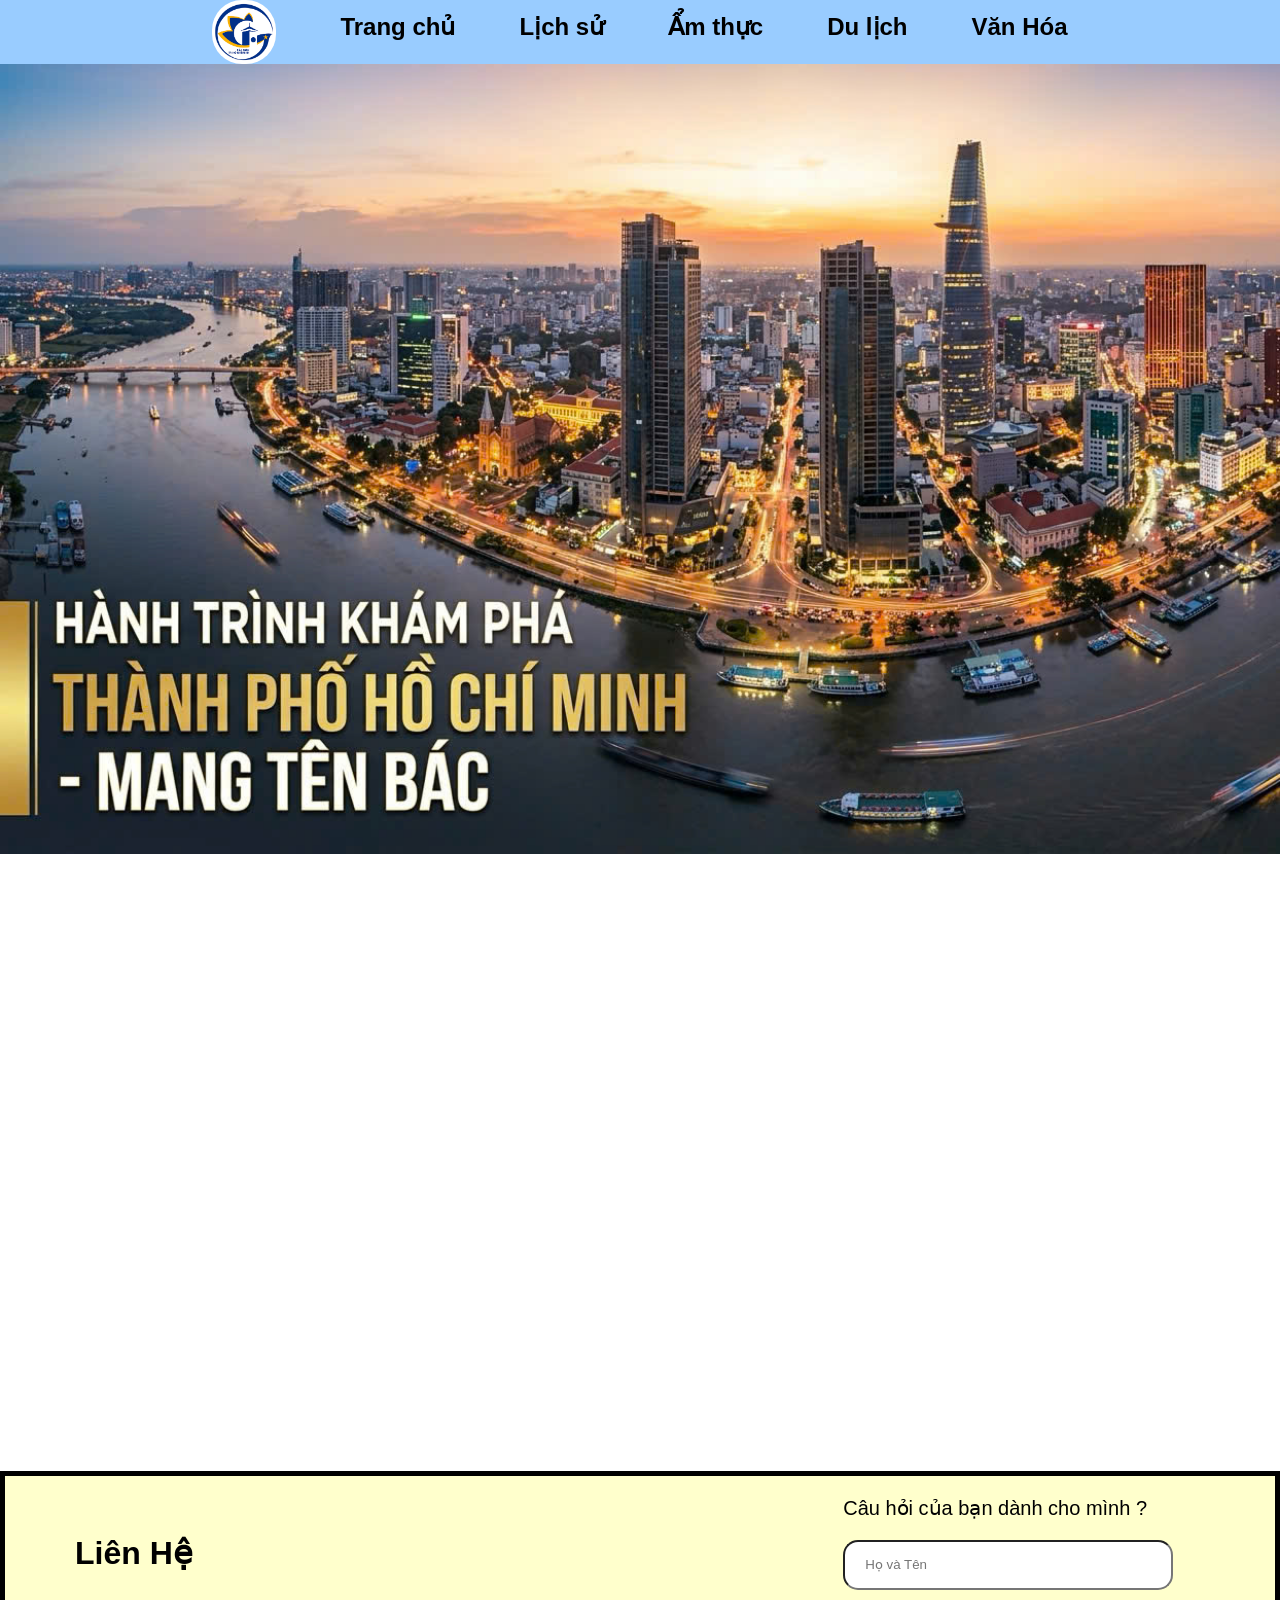
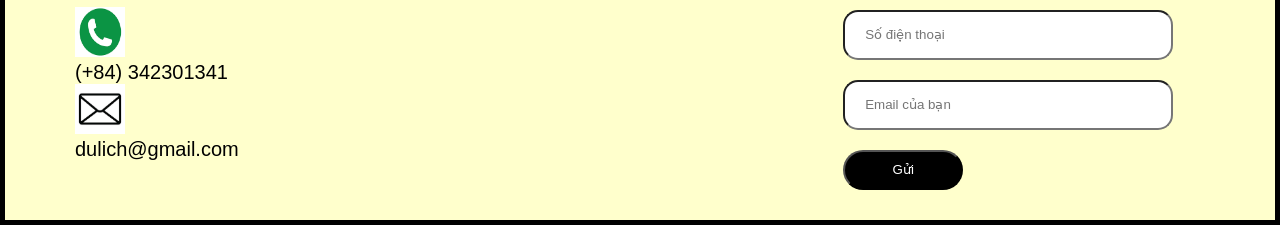
<file: index.html>
﻿<!doctype html>
<html lang="en">
  <head>
    <meta charset="UTF-8" />
    <meta name="viewport" content="width=device-width, initial-scale=1.0" />
    <meta
      name="description"
      content="Trang chủ giới thiệu về thành phố Hồ Chí Minh, lịch sử, văn hóa và ẩm thực."
    />
    <meta
      name="keywords"
      content="TP HCM, Sài Gòn, du lịch, lịch sử, văn hóa, ẩm thực"
    />
    <title>Trang Chủ</title>
    <link rel="stylesheet" href="Css/style.css" />
    <link rel="stylesheet" href="https://unpkg.com/aos@2.3.4/dist/aos.css" />
  </head>
  <body>
    <header class="Menu">
      <nav class="Menu-chinh">
        <img class="logo" src="image/logo.png" alt="Logo" />
        <a href="index.html"><h1>Trang chủ</h1></a>
        <a href="lichsu.html"><h1>Lịch sử</h1></a>
        <a href="amthuc.html"><h1>Ẩm thực</h1></a>
        <a href="dulich.html"><h1>Du lịch</h1></a>
        <a href="vanhoa.html"><h1>Văn Hóa</h1></a>
      </nav>
    </header>

    <!-- Mobile Header -->
    <header class="mobile-header">
      <div class="logo">
        <img
          class="logo"
          src="image/logo.png"
          alt="Logo"
          style="width: 40px; height: 40px"
        />
      </div>
      <div class="header-actions">
        <button class="hamburger-btn" id="hamburgerBtn">
          <span class="line"></span>
          <span class="line"></span>
          <span class="line"></span>
        </button>
      </div>
    </header>

    <!-- Lá»›p phá»§ tá»‘i má» (Overlay) -->
    <div class="menu-overlay" id="menuOverlay"></div>

    <!-- Menu trÆ°á»£t tá»« bÃªn trÃ¡i -->
    <nav class="mobile-menu-sidebar" id="mobileMenuSidebar">
      <div class="menu-header">DANH Má»¤C</div>
      <ul class="menu-list">
        <li><a href="index.html">Trang Chủ</a></li>
        <li><a href="lichsu.html">Lịch Sử­</a></li>
        <li><a href="amthuc.html">Ẩm Thực</a></li>
        <li><a href="dulich.html">Du Lịch</a></li>
        <li><a href="vanhoa.html">Văn Hóa</a></li>
      </ul>
    </nav>
    <banner class="noiDung">
      <img
        data-aos="fade-up"
        data-aos-duration="2500"
        id="anhbanner"
        width="100%"
        height="560px"
        src="image/AnhTPHCM-Bannerr.jpg"
        alt="Banner"
      />
    </banner>
    <main>
      <section class="noiDung">
        <!-- Nội dung về thành phố (Nguồn tài liệu Wiki) -->
        <div data-aos="fade-left" data-aos-duration="2500">
          <h2>Tổng quan về TP HCM</h2>
          <ul>
            <li>
              - Thành phố Hồ Chí Minh (TP. HCM), còn gọi là Sài Gòn, là thành
              phố lớn nhất Việt Nam về dân số và là trung tâm kinh tế, giải trí,
              văn hóa, giáo dục quan trọng.
            </li>
            <li>
              - Đây là thành phố trực thuộc trung ương, thuộc loại đô thị đặc
              biệt của Việt Nam.
            </li>
            <li>
              - Năm 2025, TP. HCM có 113 phường, 54 xã và 1 đặc khu; diện tích
              khoảng 6.773 km², xếp thứ 22 cả nước.
            </li>
            <li>
              - Thành phố có hơn 14 triệu dân, đông nhất Việt Nam; đứng đầu cả
              nước về GRDP và thu ngân sách năm 2024.
            </li>
          </ul>
        </div>
        <br />
        <!--Văn hóa và con người-->
        <div data-aos="fade-left" data-aos-duration="2500">
          <h2>Văn hóa và con người</h2>
          <ul>
            <li>
              - Thành phố Hồ Chí Minh là trung tâm văn hóa sôi động của cả nước,
              với nhiều lễ hội, sự kiện văn hóa diễn ra thường xuyên.
            </li>
            <li>
              - Người dân ở đây rất thân thiện, năng động và có lối sống hiện
              đại.
            </li>
          </ul>
        </div>
        <!--Địa danh nổi tiếng-->
        <div data-aos="fade-left" data-aos-duration="2500">
          <div class="DiaDanh-Amthuc">
            <div>
              <img src="image/Anh Du Lich/Anh1.jpg" alt="Nhà Thờ Đức Bà" />
              <p>Nhà Thờ Đức Bà</p>
            </div>

            <div>
              <img src="image/Anh Du Lich/Landmark81.jfif" alt="LandMark 81" />
              <p>LandMark 81</p>
            </div>

            <div>
              <img src="image/Anh Du Lich/BenThanh.jpg" alt="Chợ Bến Thành" />
              <p>Chợ Bến Thành</p>
            </div>

            <div>
              <img src="image/Anh Du Lich/DinhDocLap.jfif" alt="Dinh Độc Lập" />
              <p>Dinh Độc Lập</p>
            </div>
          </div>
        </div>
      </section>
    </main>
    <br />
    <!--Liên hệ-->
    <footer>
      <div class="lienhe-form">
        <div class="lienhe">
          <h1>Liên Hệ</h1>
          <div>
            <img
              class="logolienhe"
              src="image/Anh Lien He/Logo-phone.png"
              alt="logo-phone"
            />
            <p>(+84) 342301341</p>
          </div>
          <div>
            <img
              class="logolienhe"
              src="image/Anh Lien He/Logo email .png"
              alt="logo-email"
            />
            <p>dulich@gmail.com</p>
          </div>
        </div>
        <div>
          <p>Câu hỏi của bạn dành cho mình ?</p>
          <form action="#" method="post">
            <input type="text" placeholder="Họ và Tên" />
            <input type="text" placeholder="Số điện thoại" />
            <input type="email" placeholder="Email của bạn" />
          </form>
          <button type="submit">Gửi</button>
        </div>
      </div>
    </footer>
    <button id="scrollTopBtn" title="Lên đầu trang">&#8679;</button>
    <script src="Java/java.js"></script>
    <script src="Java/mobile-menu.js"></script>
  </body>
  <script src="https://unpkg.com/aos@2.3.4/dist/aos.js"></script>
  <script>
    AOS.init();
    once: true;
  </script>
</html>
</file>
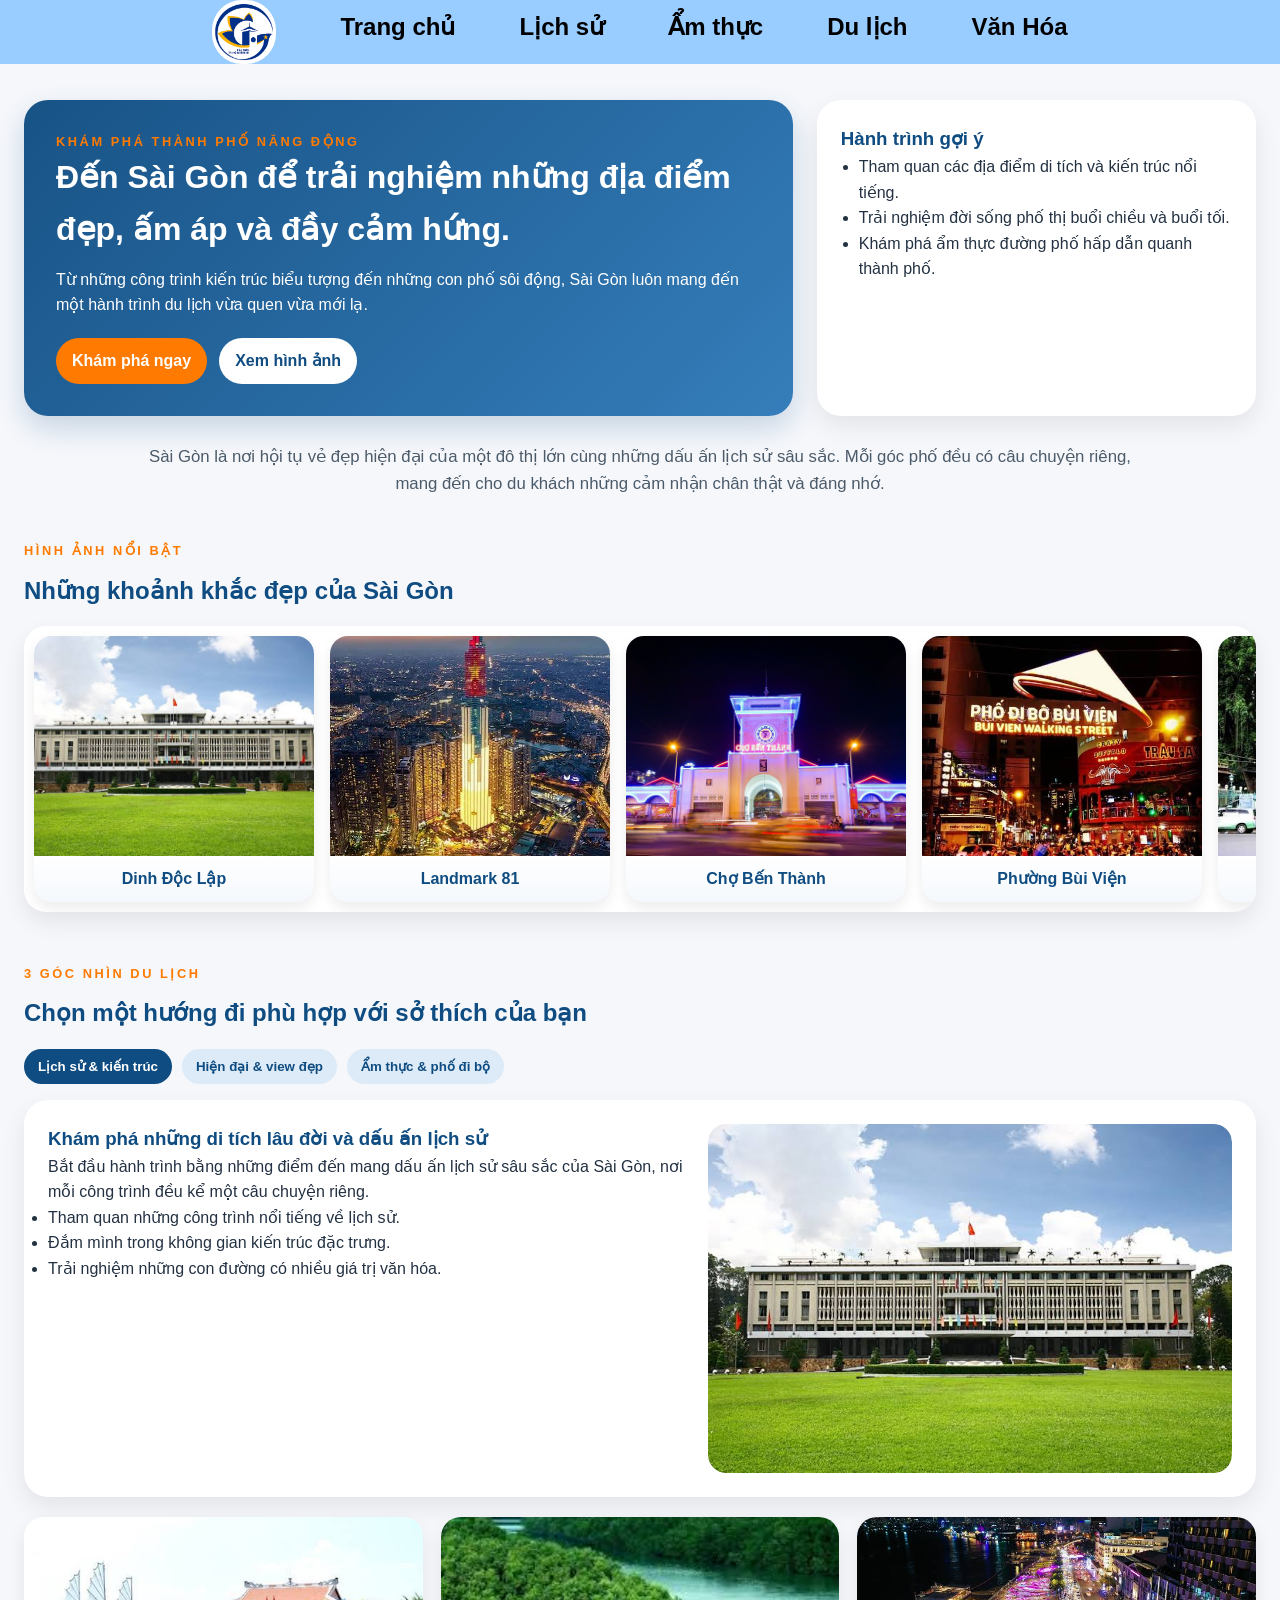
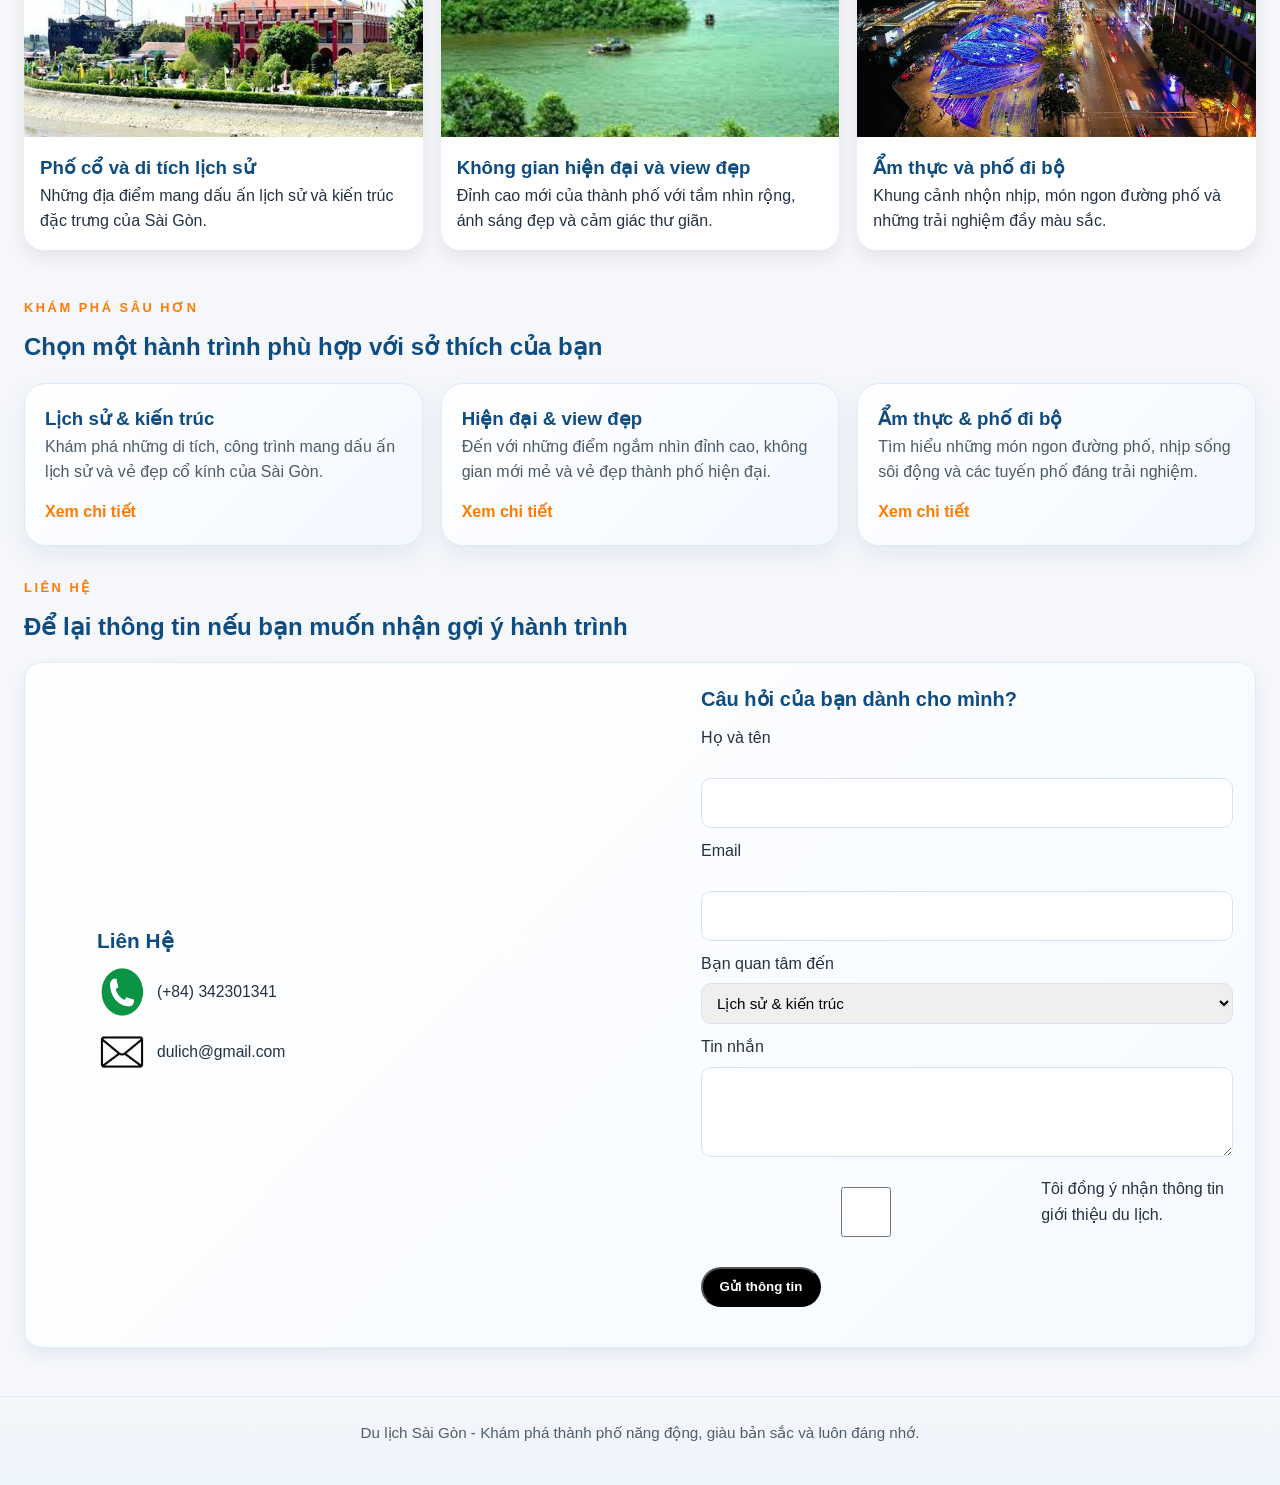
<file: dulich.html>
﻿<!doctype html>
<html lang="vi">
  <head>
    <meta charset="UTF-8" />
    <meta name="viewport" content="width=device-width, initial-scale=1.0" />
    <meta name="description" content="Trang du lịch giới thiệu về các điểm đến, trải nghiệm và hành trình khám phá Sài Gòn." />
    <meta name="keywords" content="du lịch Sài Gòn, điểm đến, lịch sử, ẩm thực, phố đi bộ" />
    <title>Du lịch Sài Gòn</title>
    <link rel="stylesheet" href="Css/style.css" />
    <link rel="stylesheet" href="Css/dulich-1.css" />
  </head>
  <body>
    <header class="Menu">
      <nav class="Menu-chinh">
        <img class="logo" src="image/logo.png" alt="Logo" />
        <a href="index.html"><h1>Trang chủ</h1></a>
        <a href="lichsu.html"><h1>Lịch sử</h1></a>
        <a href="amthuc.html"><h1>Ẩm thực</h1></a>
        <a href="dulich.html"><h1>Du lịch</h1></a>
        <a href="vanhoa.html"><h1>Văn Hóa</h1></a>
      </nav>
    </header>

    <!-- Mobile Header -->
    <header class="mobile-header">
        <div class="logo">
            <img class="logo" src="image/logo.png" alt="Logo" style="width: 40px; height: 40px;" />
        </div>
        <div class="header-actions">
            <button class="hamburger-btn" id="hamburgerBtn">
                <span class="line"></span>
                <span class="line"></span>
                <span class="line"></span>
            </button>
        </div>
    </header>

    <!-- Lá»›p phá»§ tá»‘i má» (Overlay) -->
    <div class="menu-overlay" id="menuOverlay"></div>

    <!-- Menu trÆ°á»£t tá»« bÃªn trÃ¡i -->
    <nav class="mobile-menu-sidebar" id="mobileMenuSidebar">
        <div class="menu-header">
            DANH Má»¤C
        </div>
        <ul class="menu-list">
            <li><a href="index.html">Trang Chủ</a></li>
            <li><a href="lichsu.html">Lịch Sử­</a></li>
            <li><a href="amthuc.html">Ẩm Thực</a></li>
            <li><a href="dulich.html">Du Lịch</a></li>
            <li><a href="vanhoa.html">Văn Hóa</a></li>
        </ul>
    </nav>

    <main>
      <section class="hero">
        <div class="hero-text">
          <p class="eyebrow">Khám phá thành phố năng động</p>
          <h1>Đến Sài Gòn để trải nghiệm những địa điểm đẹp, ấm áp và đầy cảm hứng.</h1>
          <p>
            Từ những công trình kiến trúc biểu tượng đến những con phố sôi động,
            Sài Gòn luôn mang đến một hành trình du lịch vừa quen vừa mới lạ.
          </p>
          <div class="hero-actions">
            <a href="#explore" class="btn btn-primary">Khám phá ngay</a>
            <a href="#gallery" class="btn btn-secondary">Xem hình ảnh</a>
          </div>
        </div>
        <aside class="hero-card">
          <h3>Hành trình gợi ý</h3>
          <ul>
            <li>Tham quan các địa điểm di tích và kiến trúc nổi tiếng.</li>
            <li>Trải nghiệm đời sống phố thị buổi chiều và buổi tối.</li>
            <li>Khám phá ẩm thực đường phố hấp dẫn quanh thành phố.</li>
          </ul>
        </aside>
      </section>

      <section class="intro">
        <p>
          Sài Gòn là nơi hội tụ vẻ đẹp hiện đại của một đô thị lớn cùng những dấu ấn lịch sử sâu sắc.
          Mỗi góc phố đều có câu chuyện riêng, mang đến cho du khách những cảm nhận chân thật và đáng nhớ.
        </p>
      </section>

    <section class="gallery-section" id="gallery">
      <div class="section-heading">
        <p class="eyebrow">Hình ảnh nổi bật</p>
        <h2>Những khoảnh khắc đẹp của Sài Gòn</h2>
      </div>
      <div class="image-strip">
        <div class="image-track">
          <div class="image-card">
            <img src="image/Anh Du Lich/DinhDocLap.jfif" alt="Dinh Độc Lập" />
            <span>Dinh Độc Lập</span>
          </div>
          <div class="image-card">
            <img src="image/Anh Du Lich/Landmark81.jfif" alt="Landmark 81" />
            <span>Landmark 81</span>
          </div>
          <div class="image-card">
            <img src="image/Anh Du Lich/BenThanh.jpg" alt="Chợ Bến Thành" />
            <span>Chợ Bến Thành</span>
          </div>
          <div class="image-card">
            <img src="image/Anh Du Lich/BuiVien.jpg" alt="Phường Bùi Viện" />
            <span>Phường Bùi Viện</span>
          </div>
          <div class="image-card">
            <img src="image/Anh Du Lich/thaocamvien.jpg" alt="Thảo Cầm Viên" />
            <span>Thảo Cầm Viên</span>
          </div>
          <div class="image-card">
            <img src="image/Anh Du Lich/PhodiboNH.jpg" alt="Phố đi bộ Nguyễn Huệ" />
            <span>Phố đi bộ Nguyễn Huệ</span>
          </div>
          <div class="image-card">
            <img src="image/Anh Du Lich/Suoitien.jpg" alt="Suối Tiên" />
            <span>Suối Tiên</span>
          </div>
          <div class="image-card">
            <img src="image/Anh Du Lich/diadaocuchi.jpg" alt="Địa đạo Củ Chi" />
            <span>Địa đạo Củ Chi</span>
          </div>
          <div class="image-card">
            <img src="image/Anh Du Lich/DinhDocLap.jfif" alt="Dinh Độc Lập" />
            <span>Dinh Độc Lập</span>
          </div>
          <div class="image-card">
            <img src="image/Anh Du Lich/Landmark81.jfif" alt="Landmark 81" />
            <span>Landmark 81</span>
          </div>
          <div class="image-card">
            <img src="image/Anh Du Lich/BenThanh.jpg" alt="Chợ Bến Thành" />
            <span>Chợ Bến Thành</span>
          </div>
          <div class="image-card">
            <img src="image/Anh Du Lich/BuiVien.jpg" alt="Phường Bùi Viện" />
            <span>Phường Bùi Viện</span>
          </div>
          <div class="image-card">
            <img src="image/Anh Du Lich/thaocamvien.jpg" alt="Thảo Cầm Viên" />
            <span>Thảo Cầm Viên</span>
          </div>
          <div class="image-card">
            <img src="image/Anh Du Lich/PhodiboNH.jpg" alt="Phố đi bộ Nguyễn Huệ" />
            <span>Phố đi bộ Nguyễn Huệ</span>
          </div>
          <div class="image-card">
            <img src="image/Anh Du Lich/Suoitien.jpg" alt="Suối Tiên" />
            <span>Suối Tiên</span>
          </div>
          <div class="image-card">
            <img src="image/Anh Du Lich/diadaocuchi.jpg" alt="Địa đạo Củ Chi" />
            <span>Địa đạo Củ Chi</span>
          </div>
        </div>
      </div>
    </section>

    <section class="explore-section" id="explore">
      <div class="section-heading">
        <p class="eyebrow">3 góc nhìn du lịch</p>
        <h2>Chọn một hướng đi phù hợp với sở thích của bạn</h2>
      </div>

      <div class="switcher">
        <button class="switch-btn active" data-target="history">Lịch sử & kiến trúc</button>
        <button class="switch-btn" data-target="modern">Hiện đại & view đẹp</button>
        <button class="switch-btn" data-target="food">Ẩm thực & phố đi bộ</button>
      </div>

      <div class="preview-panel">
        <div class="preview-content">
          <h3 id="preview-title">Khám phá những di tích lâu đời và dấu ấn lịch sử</h3>
          <p id="preview-desc">
            Bắt đầu hành trình bằng những địa điểm mang dấu ấn lịch sử sâu sắc của Sài Gòn, nơi mỗi công trình đều kể một câu chuyện riêng.
          </p>
          <ul id="preview-list">
            <li>Tham quan những công trình nổi tiếng về lịch sử.</li>
            <li>Đắm mình trong không gian kiến trúc đặc trưng.</li>
            <li>Trải nghiệm những con đường có nhiều giá trị văn hóa.</li>
          </ul>
        </div>
        <div class="preview-image">
          <img id="preview-image" src="image/Anh Du Lich/DinhDocLap.jfif" alt="Lịch sử & kiến trúc" />
        </div>
      </div>

      <div class="trip-grid">
        <article class="trip-card">
          <img src="image/Anh Du Lich/ditich.jpg" alt="Di tích lịch sử" />
          <div class="trip-content">
            <h3>Phố cổ và di tích lịch sử</h3>
            <p>Những địa điểm mang dấu ấn lịch sử và kiến trúc đặc trưng của Sài Gòn.</p>
          </div>
        </article>
        <article class="trip-card">
          <img src="image/Anh Du Lich/khudulichstcg.jpg" alt="Khu du lịch Sài Gòn" />
          <div class="trip-content">
            <h3>Không gian hiện đại và view đẹp</h3>
            <p>Đỉnh cao mới của thành phố với tầm nhìn rộng, ánh sáng đẹp và cảm giác thư giãn.</p>
          </div>
        </article>
        <article class="trip-card">
          <img src="image/Anh Du Lich/pdb.jpg" alt="Phố đi bộ" />
          <div class="trip-content">
            <h3>Ẩm thực và phố đi bộ</h3>
            <p>Khung cảnh nhộn nhịp, món ngon đường phố và những trải nghiệm đầy màu sắc.</p>
          </div>
        </article>
      </div>
    </section>

    <section class="travel-subpages-section">
      <div class="section-heading">
        <p class="eyebrow">Khám phá sâu hơn</p>
        <h2>Chọn một hành trình phù hợp với sở thích của bạn</h2>
      </div>

      <div class="travel-subpage-grid">
        <article class="travel-subpage-card">
          <h3>Lịch sử & kiến trúc</h3>
          <p>Khám phá những di tích, công trình mang dấu ấn lịch sử và vẻ đẹp cổ kính của Sài Gòn.</p>
          <a href="dulich-lichsu.html">Xem chi tiết</a>
        </article>

        <article class="travel-subpage-card">
          <h3>Hiện đại & view đẹp</h3>
          <p>Đến với những điểm ngắm nhìn đỉnh cao, không gian mới mẻ và vẻ đẹp thành phố hiện đại.</p>
          <a href="dulich-modern.html">Xem chi tiết</a>
        </article>

        <article class="travel-subpage-card">
          <h3>Ẩm thực & phố đi bộ</h3>
          <p>Tìm hiểu những món ngon đường phố, nhịp sống sôi động và các tuyến phố đáng trải nghiệm.</p>
          <a href="dulich-amthuc.html">Xem chi tiết</a>
        </article>
      </div>
    </section>

    <section class="contact-section">
      <div class="section-heading">
        <p class="eyebrow">Liên hệ</p>
        <h2>Để lại thông tin nếu bạn muốn nhận gợi ý hành trình</h2>
      </div>

      <div class="lienhe-form">
        <div class="lienhe">
          <h1>Liên Hệ</h1>
          <div class="contact-info-item">
            <img class="logolienhe" src="image/Anh Lien He/Logo-phone.png" alt="logo-phone" />
            <p>(+84) 342301341</p>
          </div>
          <div class="contact-info-item">
            <img class="logolienhe" src="image/Anh Lien He/Logo email .png" alt="logo-email" />
            <p>dulich@gmail.com</p>
          </div>
        </div>

        <div class="contact-form-panel">
          <p>Câu hỏi của bạn dành cho mình?</p>
          <form class="contact-form" id="travelForm">
            <div class="form-group">
              <label for="name">Họ và tên</label>
              <input type="text" id="name" name="name" required />
            </div>
            <div class="form-group">
              <label for="email">Email</label>
              <input type="email" id="email" name="email" required />
            </div>
            <div class="form-group">
              <label for="interest">Bạn quan tâm đến</label>
              <select id="interest" name="interest">
                <option value="history">Lịch sử & kiến trúc</option>
                <option value="modern">Hiện đại & view đẹp</option>
                <option value="food">Ẩm thực & phố đi bộ</option>
              </select>
            </div>
            <div class="form-group">
              <label for="message">Tin nhắn</label>
              <textarea id="message" name="message" rows="4" required></textarea>
            </div>
            <div class="form-group checkbox-group">
              <input type="checkbox" id="agree" name="agree" required />
              <label for="agree">Tôi đồng ý nhận thông tin giới thiệu du lịch.</label>
            </div>
            <button type="submit" class="btn btn-primary">Gửi thông tin</button>
            <p id="formMessage" class="form-message"></p>
          </form>
        </div>
      </div>
    </section>

    <footer class="footer">
      <p>Du lịch Sài Gòn - Khám phá thành phố năng động, giàu bản sắc và luôn đáng nhớ.</p>
    </footer>

    <button id="scrollTopBtn" title="Lên đầu trang">↑</button>
    <script src="Java/dulich.js"></script>
      <script src="Java/mobile-menu.js"></script>
</body>
</html>
</file>
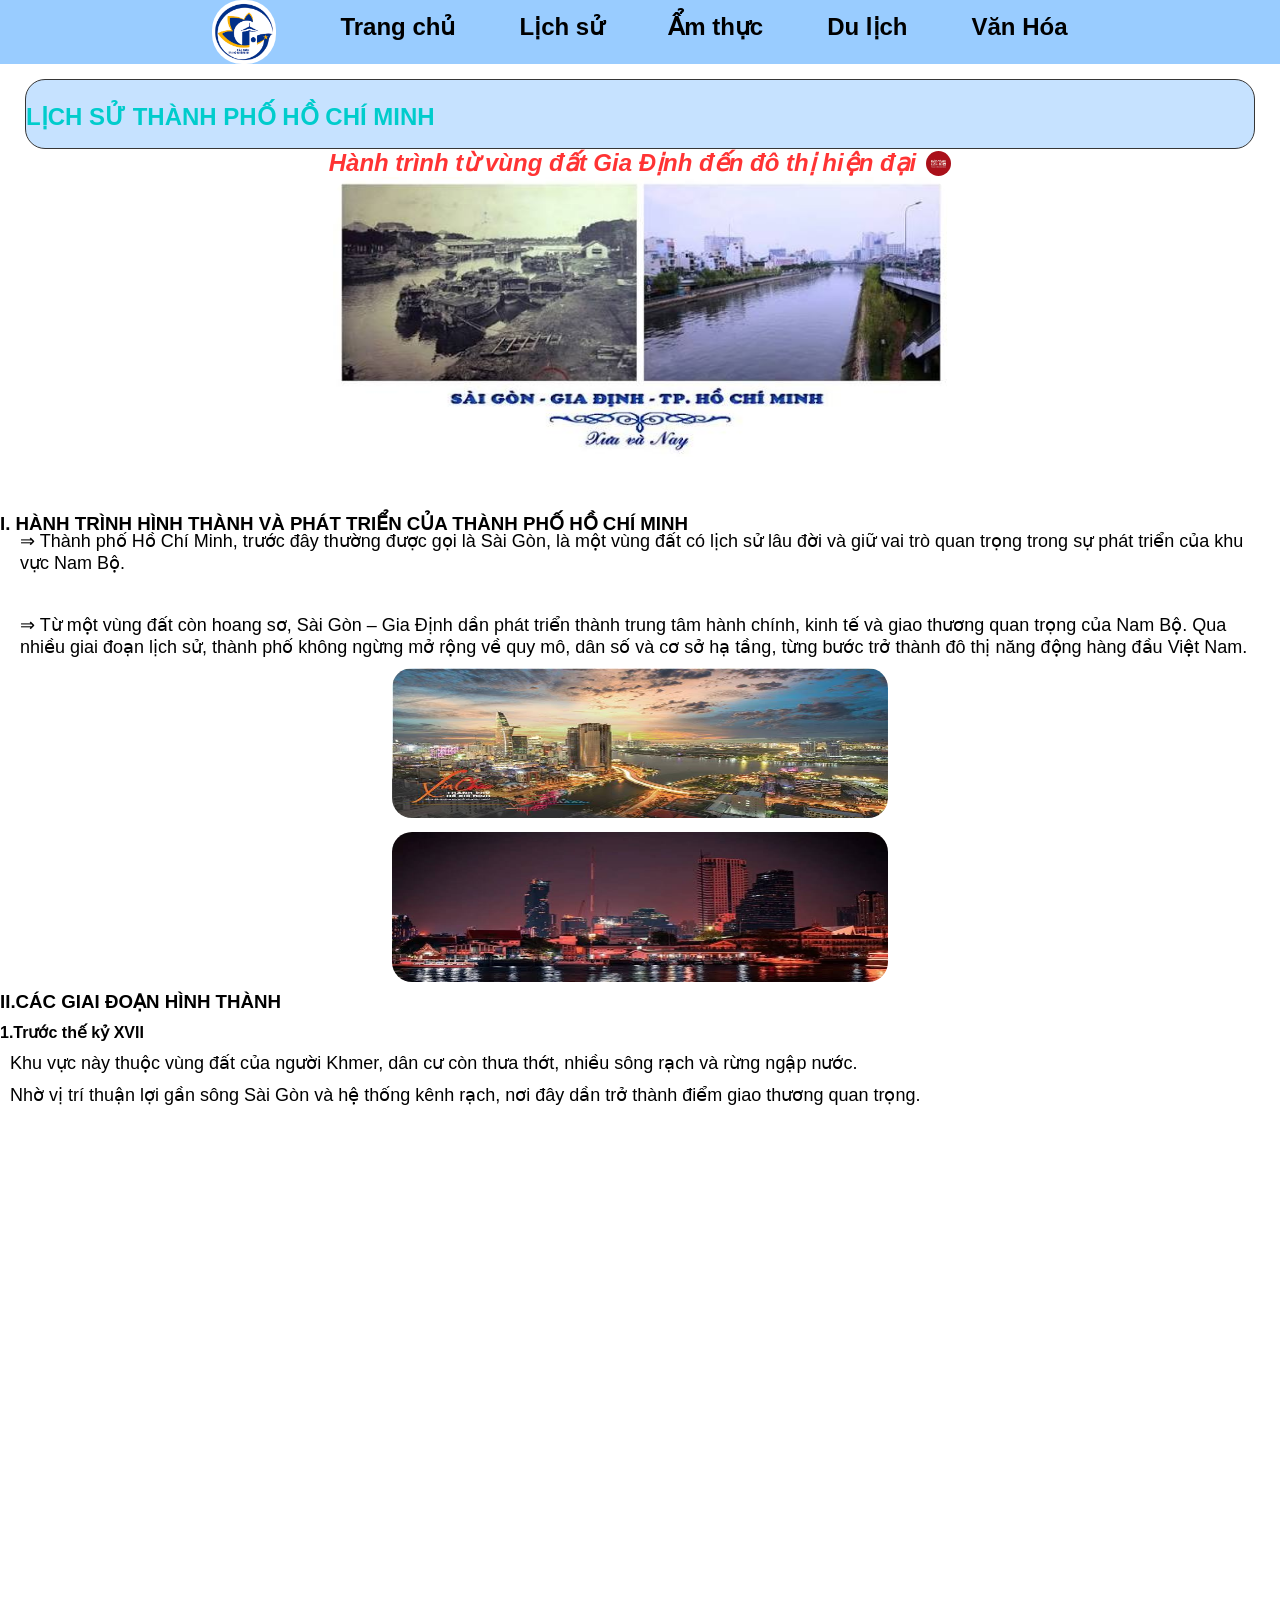
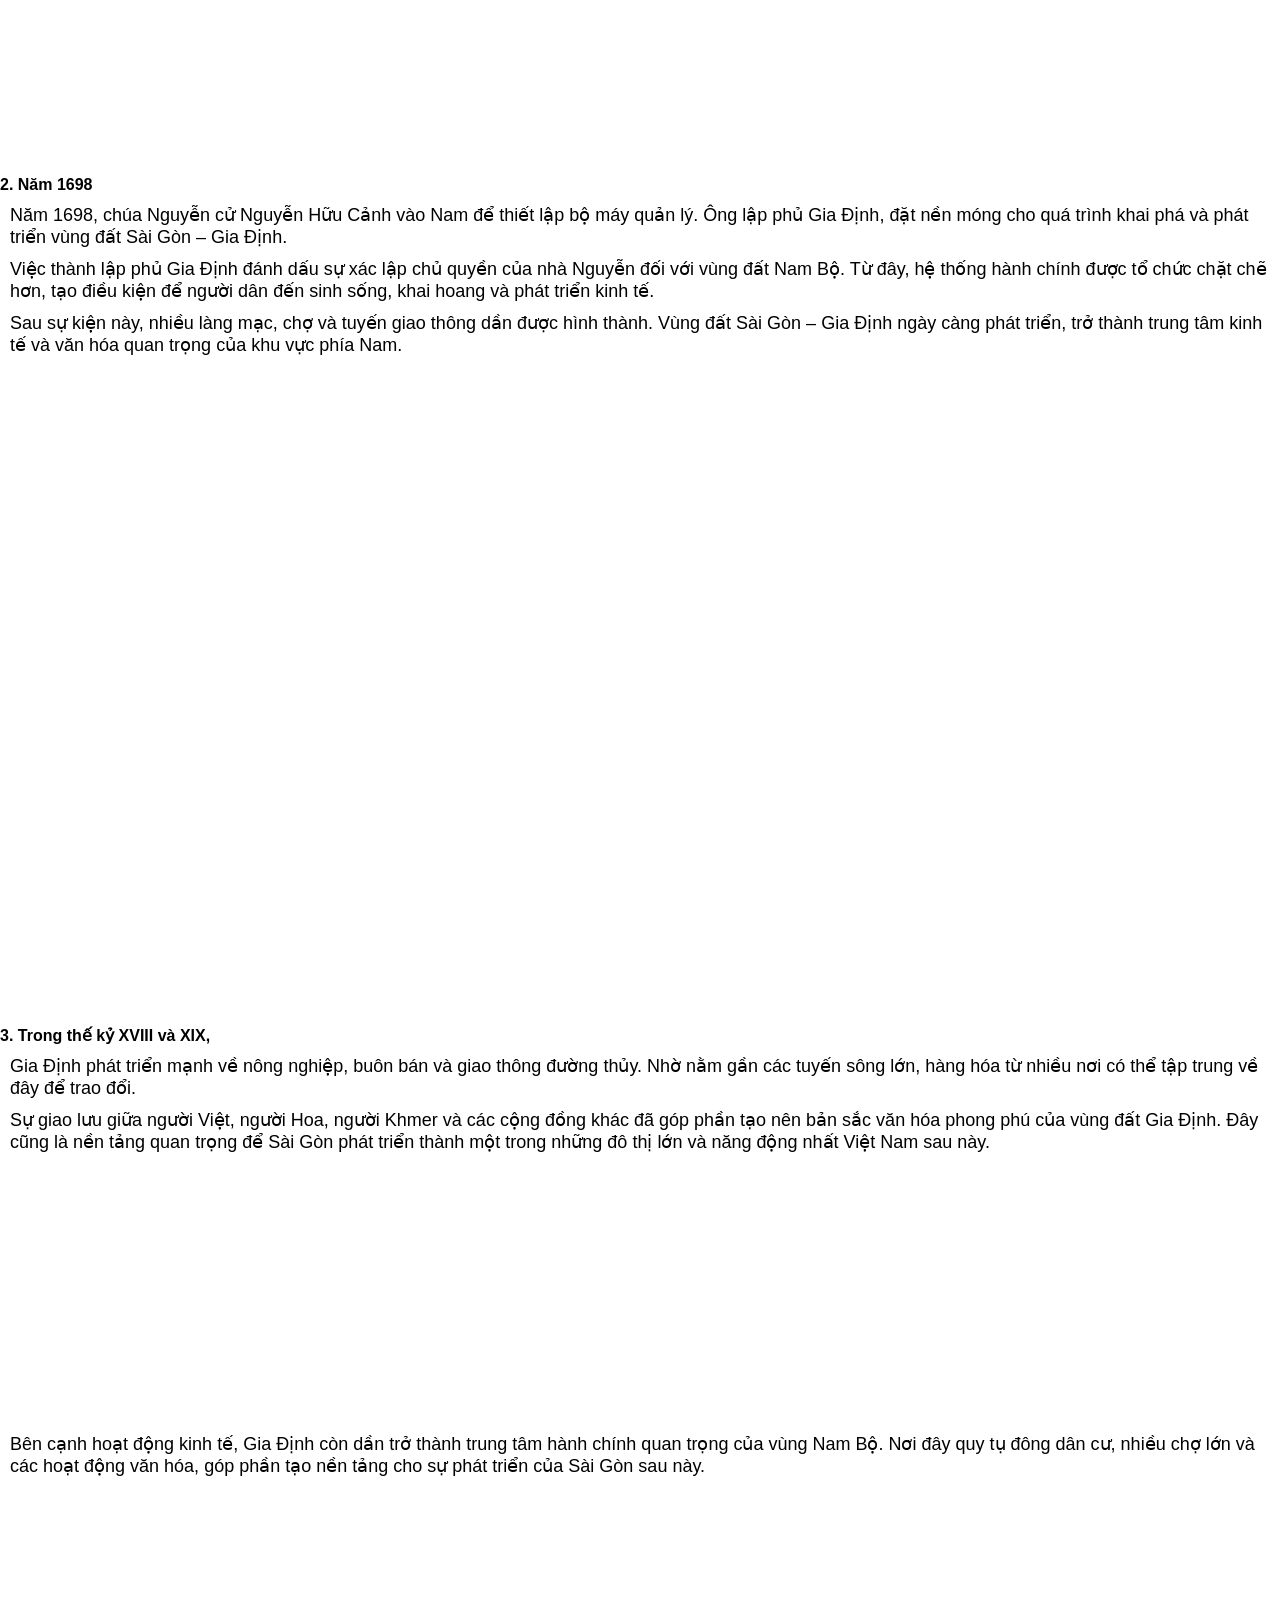
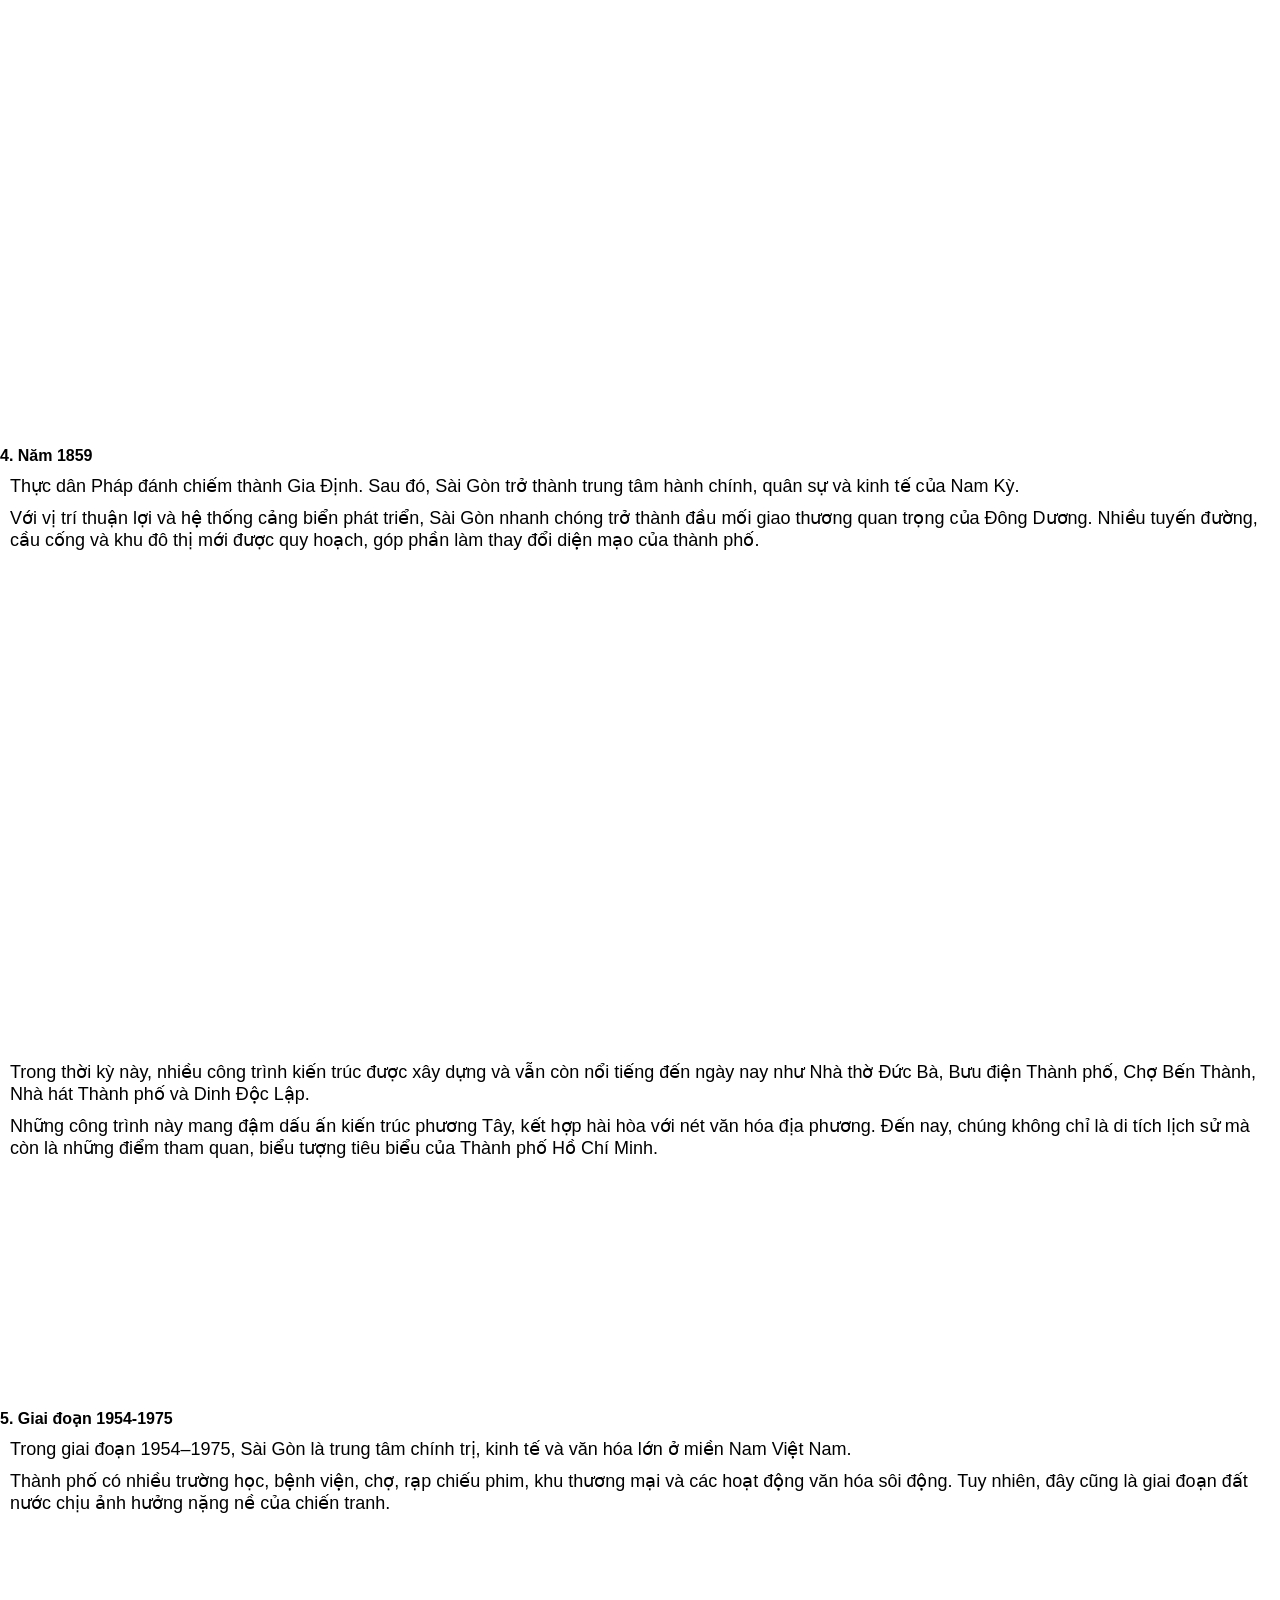
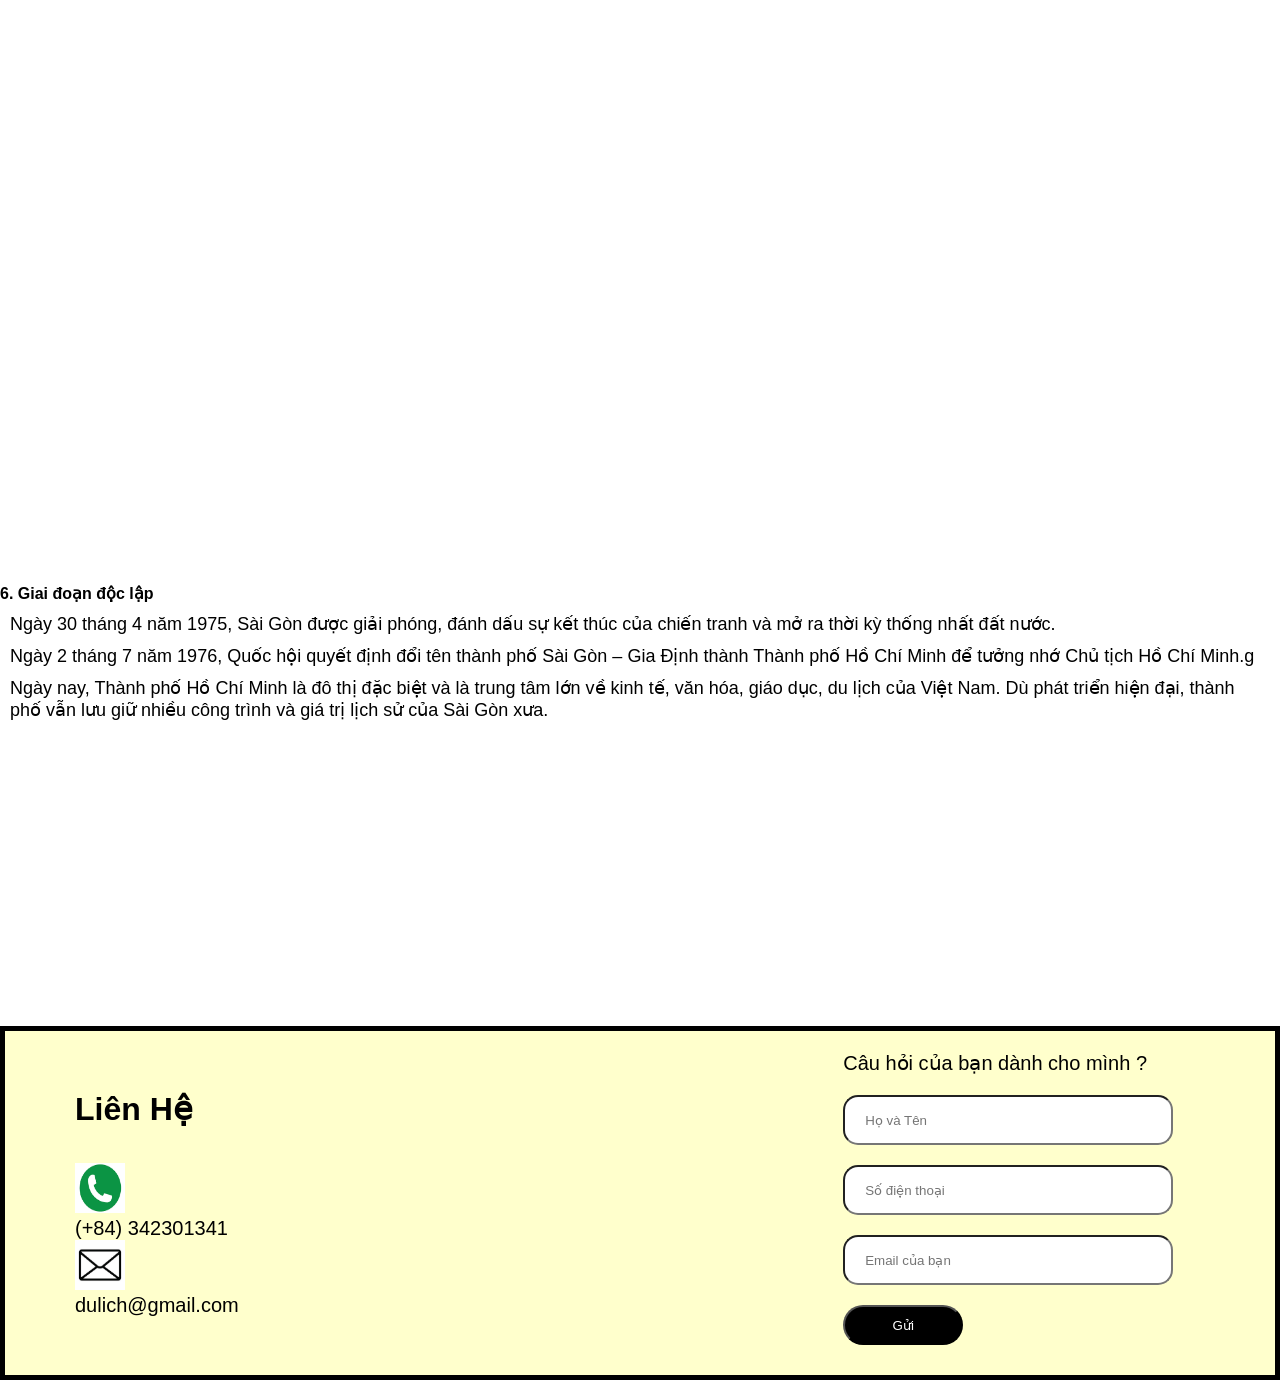
<file: lichsu.html>
﻿<!doctype html>
<html lang="en">
  <head>
    <meta charset="UTF-8" />
    <meta name="viewport" content="width=device-width, initial-scale=1.0" />
    <meta
      name="description"
      content="Lịch sử hình thành và phát triển của Thành phố Hồ Chí Minh qua các thời kỳ."
    />
    <meta
      name="keywords"
      content="lịch sử Sài Gòn, di tích lịch sử, bảo tàng, Sài Gòn xưa"
    />
    <title>Lịch sử Sài Gòn</title>
    <link rel="stylesheet" href="Css/style.css" />
    <link rel="stylesheet" href="https://unpkg.com/aos@2.3.4/dist/aos.css" />
  </head>
  <body>
    <header class="Menu">
      <nav class="Menu-chinh">
        <img class="logo" src="image/logo.png" alt="Logo" />
        <a href="index.html"><h1>Trang chủ</h1></a>
        <a href="lichsu.html"><h1>Lịch sử</h1></a>
        <a href="amthuc.html"><h1>Ẩm thực</h1></a>
        <a href="dulich.html"><h1>Du lịch</h1></a>
        <a href="vanhoa.html"><h1>Văn Hóa</h1></a>
      </nav>
    </header>

    <!-- Mobile Header -->
    <header class="mobile-header">
      <div class="logo">
        <img
          class="logo"
          src="image/logo.png"
          alt="Logo"
          style="width: 40px; height: 40px"
        />
      </div>
      <div class="header-actions">
        <button class="hamburger-btn" id="hamburgerBtn">
          <span class="line"></span>
          <span class="line"></span>
          <span class="line"></span>
        </button>
      </div>
    </header>

    <!-- Lá»›p phá»§ tá»‘i má» (Overlay) -->
    <div class="menu-overlay" id="menuOverlay"></div>

    <!-- Menu trÆ°á»£t tá»« bÃªn trÃ¡i -->
    <nav class="mobile-menu-sidebar" id="mobileMenuSidebar">
      <div class="menu-header">DANH Má»¤C</div>
      <ul class="menu-list">
        <li><a href="index.html">Trang Chủ</a></li>
        <li><a href="lichsu.html">Lịch Sử­</a></li>
        <li><a href="amthuc.html">Ẩm thực</a></li>
        <li><a href="dulich.html">Du Lịch</a></li>
        <li><a href="vanhoa.html">Văn Hóa</a></li>
      </ul>
    </nav>
    <!--Đầu trang-->
    <section class="lichsu-banner">
      <div class="lichsu-banner-chu">
        <div class="khung-tieu-de">
          <h1 class="tieu-de-chay">LỊCH SỬ THÀNH PHỐ HỒ CHÍ MINH</h1>
        </div>
        <div class="ls">
          <h2><em>Hành trình từ vùng đất Gia Định đến đô thị hiện đại</em></h2>
          <img
            class="logobaner"
            src=" image/Anh Lich Su/logols.jfif"
            alt="ls"
          />
        </div>
      </div>
      <div class="aa">
        <center>
          <img
            data-aos="fade-right"
            data-aos-duration="2500"
            class="logols"
            src="image/Anh Lich Su/Sg-Gia Dinh.jfif"
            alt="Thành phố Hồ Chí Minh xưa"
          />
        </center>
      </div>
    </section>
    <br />
    <br />
    <br />
    <!--Nội dung -->
    <main class="ls-ls">
      <section class="gioithieu-lichsu">
        <h3>
          I. HÀNH TRÌNH HÌNH THÀNH VÀ PHÁT TRIỂN CỦA THÀNH PHỐ HỒ CHÍ MINH
        </h3>
        <div class="nd-ls">
          <div class="nd" data-aos="fade-left" data-aos-duration="2500">
            <p>
              &#8658; Thành phố Hồ Chí Minh, trước đây thường được gọi là Sài
              Gòn, là một vùng đất có lịch sử lâu đời và giữ vai trò quan trọng
              trong sự phát triển của khu vực Nam Bộ.
            </p>
            <p>
              &#8658; Từ một vùng đất còn hoang sơ, Sài Gòn – Gia Định dần phát
              triển thành trung tâm hành chính, kinh tế và giao thương quan
              trọng của Nam Bộ. Qua nhiều giai đoạn lịch sử, thành phố không
              ngừng mở rộng về quy mô, dân số và cơ sở hạ tầng, từng bước trở
              thành đô thị năng động hàng đầu Việt Nam.
            </p>
          </div>
          <div class="nd" data-aos="zoom-in" data-aos-duration="2500">
            <img src="image/Anh Lich Su/hientai1.jfif" alt="ls" />
            <img src="image/Anh Lich Su/hientai2.jfif" alt="ls1" />
          </div>
        </div>
      </section>
      <section class="giai-doan">
        <h3>II.CÁC GIAI ĐOẠN HÌNH THÀNH</h3>
        <div class="moc-ls">
          <article class="tk-17">
            <h4>1.Trước thế kỷ XVII</h4>
            <p>
              Khu vực này thuộc vùng đất của người Khmer, dân cư còn thưa thớt,
              nhiều sông rạch và rừng ngập nước.
            </p>
            <p>
              Nhờ vị trí thuận lợi gần sông Sài Gòn và hệ thống kênh rạch, nơi
              đây dần trở thành điểm giao thương quan trọng.
            </p>
            <div class="sua-anh" data-aos="zoom-in" data-aos-duration="2500">
              <img src="image/Anh Lich Su/tk16-0.jfif" alt="tk17" />
              <img src="image/Anh Lich Su/kenh-rach.jfif" alt="Kênh Rạch" />
            </div>
          </article>
          <article class="nam-1698">
            <h4>2. Năm 1698</h4>
            <p>
              Năm 1698, chúa Nguyễn cử Nguyễn Hữu Cảnh vào Nam để thiết lập bộ
              máy quản lý. Ông lập phủ Gia Định, đặt nền móng cho quá trình khai
              phá và phát triển vùng đất Sài Gòn – Gia Định.
            </p>
            <p>
              Việc thành lập phủ Gia Định đánh dấu sự xác lập chủ quyền của nhà
              Nguyễn đối với vùng đất Nam Bộ. Từ đây, hệ thống hành chính được
              tổ chức chặt chẽ hơn, tạo điều kiện để người dân đến sinh sống,
              khai hoang và phát triển kinh tế.
            </p>

            <p>
              Sau sự kiện này, nhiều làng mạc, chợ và tuyến giao thông dần được
              hình thành. Vùng đất Sài Gòn – Gia Định ngày càng phát triển, trở
              thành trung tâm kinh tế và văn hóa quan trọng của khu vực phía
              Nam.
            </p>
            <div class="sua-anh" data-aos="zoom-in" data-aos-duration="2500">
              <img src="image/Anh Lich Su/chuaNHC.jfif" alt="nguyen-huu-canh" />
              <img src="image/Anh Lich Su/NHC2.jfif" alt="nguyen-huu-canh" />
            </div>
          </article>
          <article class="tk-18">
            <h4>3. Trong thế kỷ XVIII và XIX,</h4>
            <p>
              Gia Định phát triển mạnh về nông nghiệp, buôn bán và giao thông
              đường thủy. Nhờ nằm gần các tuyến sông lớn, hàng hóa từ nhiều nơi
              có thể tập trung về đây để trao đổi.
            </p>
            <p>
              Sự giao lưu giữa người Việt, người Hoa, người Khmer và các cộng
              đồng khác đã góp phần tạo nên bản sắc văn hóa phong phú của vùng
              đất Gia Định. Đây cũng là nền tảng quan trọng để Sài Gòn phát
              triển thành một trong những đô thị lớn và năng động nhất Việt Nam
              sau này.
            </p>
            <div class="sua-3anh" data-aos="zoom-in" data-aos-duration="2500">
              <img
                src="image/Anh Lich Su/cho-song-gd.jfif"
                alt="Chợ sông Gia Định"
              />
              <img
                src="image/Anh Lich Su/thuongcangsg.jfif"
                alt="Thương cảng Sài Gòn"
              />
              <img
                src="image/Anh Lich Su/ben-dinh-dong.jfif"
                alt="Bến Đình Đông"
              />
            </div>
            <p>
              Bên cạnh hoạt động kinh tế, Gia Định còn dần trở thành trung tâm
              hành chính quan trọng của vùng Nam Bộ. Nơi đây quy tụ đông dân cư,
              nhiều chợ lớn và các hoạt động văn hóa, góp phần tạo nền tảng cho
              sự phát triển của Sài Gòn sau này.
            </p>
            <div class="sua-anh" data-aos="zoom-in" data-aos-duration="2500">
              <img
                src="image/Anh Lich Su/thanh-gia-dinh.jfif"
                alt="Thành Gia Định xưa"
              />
              <img
                src="image/Anh Lich Su/cho-ben-thanh.jfif"
                alt="Chợ Bến Thành xưa"
              />
            </div>
          </article>
          <article class="nam-1859">
            <h4>4. Năm 1859</h4>
            <p>
              Thực dân Pháp đánh chiếm thành Gia Định. Sau đó, Sài Gòn trở thành
              trung tâm hành chính, quân sự và kinh tế của Nam Kỳ.
            </p>
            <p>
              Với vị trí thuận lợi và hệ thống cảng biển phát triển, Sài Gòn
              nhanh chóng trở thành đầu mối giao thương quan trọng của Đông
              Dương. Nhiều tuyến đường, cầu cống và khu đô thị mới được quy
              hoạch, góp phần làm thay đổi diện mạo của thành phố.
            </p>
            <div class="sua-anh" data-aos="zoom-in" data-aos-duration="2500">
              <img
                src="image/Anh Lich Su/minh-hoa-trandanhveGiaDinh.jfif"
                alt="Trận Đánh Gia Định"
              />
              <img src="image/Anh Lich Su/ban-do.jfif" alt="Bản đồ" />
            </div>
            <p>
              Trong thời kỳ này, nhiều công trình kiến trúc được xây dựng và vẫn
              còn nổi tiếng đến ngày nay như Nhà thờ Đức Bà, Bưu điện Thành phố,
              Chợ Bến Thành, Nhà hát Thành phố và Dinh Độc Lập.
            </p>
            <p>
              Những công trình này mang đậm dấu ấn kiến trúc phương Tây, kết hợp
              hài hòa với nét văn hóa địa phương. Đến nay, chúng không chỉ là di
              tích lịch sử mà còn là những điểm tham quan, biểu tượng tiêu biểu
              của Thành phố Hồ Chí Minh.
            </p>
            <div class="sua-3anh" data-aos="zoom-in" data-aos-duration="2500">
              <img
                src="image/Anh Lich Su/nhathoducba-xua.jfif"
                alt="Nhà Thờ Đức Bà Thời Xưa"
              />
              <img
                src="image/Anh Lich Su/buudienthanhpho-xua.jfif"
                alt="Bưu điện xưa"
              />
              <img
                src="image/Anh Lich Su/dinhdoclap-xua.jfif"
                alt="Dinh Độc Lập xưa"
              />
            </div>
          </article>
          <article class="nam-1954">
            <h4>5. Giai đoạn 1954-1975</h4>
            <p>
              Trong giai đoạn 1954–1975, Sài Gòn là trung tâm chính trị, kinh tế
              và văn hóa lớn ở miền Nam Việt Nam.
            </p>
            <p>
              Thành phố có nhiều trường học, bệnh viện, chợ, rạp chiếu phim, khu
              thương mại và các hoạt động văn hóa sôi động. Tuy nhiên, đây cũng
              là giai đoạn đất nước chịu ảnh hưởng nặng nề của chiến tranh.
            </p>
            <div class="sua-anh" data-aos="zoom-in" data-aos-duration="2500">
              <img
                src="image/Anh Lich Su/saigon-street.jpg"
                alt="Sài Gòn street"
              />
              <img src="image/Anh Lich Su/thoi-chien.jfif" alt="Thời Chiến" />
            </div>
          </article>
          <article class="docLap">
            <h4>6. Giai đoạn độc lập</h4>
            <p>
              Ngày 30 tháng 4 năm 1975, Sài Gòn được giải phóng, đánh dấu sự kết
              thúc của chiến tranh và mở ra thời kỳ thống nhất đất nước.
            </p>
            <p>
              Ngày 2 tháng 7 năm 1976, Quốc hội quyết định đổi tên thành phố Sài
              Gòn – Gia Định thành Thành phố Hồ Chí Minh để tưởng nhớ Chủ tịch
              Hồ Chí Minh.g
            </p>
            <p>
              Ngày nay, Thành phố Hồ Chí Minh là đô thị đặc biệt và là trung tâm
              lớn về kinh tế, văn hóa, giáo dục, du lịch của Việt Nam. Dù phát
              triển hiện đại, thành phố vẫn lưu giữ nhiều công trình và giá trị
              lịch sử của Sài Gòn xưa.
            </p>
            <div class="sua" data-aos="zoom-in" data-aos-duration="2500">
              <img src="image/Anh Lich Su/30-4.1.jfif" alt="30-4" />
              <img src="image/Anh Lich Su/30-4.2.jfif" alt="30-4" />
              <img src="image/Anh Lich Su/30-4.3.jfif" alt="30-4" />
            </div>
          </article>
        </div>
      </section>
    </main>
    <br />
    <footer>
      <div class="lienhe-form">
        <div class="lienhe">
          <h1>Liên Hệ</h1>
          <div>
            <img
              class="logolienhe"
              src="image/Anh Lien He/Logo-phone.png"
              alt="logo-phone"
            />
            <p>(+84) 342301341</p>
          </div>
          <div>
            <img
              class="logolienhe"
              src="image/Anh Lien He/Logo email .png"
              alt="logo-email"
            />
            <p>dulich@gmail.com</p>
          </div>
        </div>
        <div>
          <p>Câu hỏi của bạn dành cho mình ?</p>
          <form action="#" method="post">
            <input type="text" placeholder="Họ và Tên" />
            <input type="text" placeholder="Số điện thoại" />
            <input type="email" placeholder="Email của bạn" />
          </form>
          <button type="submit">Gửi</button>
        </div>
      </div>
    </footer>
    <button id="scrollTopBtn" title="Lên đầu trang">&#8679;</button>
    <script src="Java/java.js"></script>
    <script src="Java/mobile-menu.js"></script>
  </body>
  <script src="https://unpkg.com/aos@2.3.4/dist/aos.js"></script>
  <script>
    AOS.init();
    once: true;
  </script>
</html>
</file>
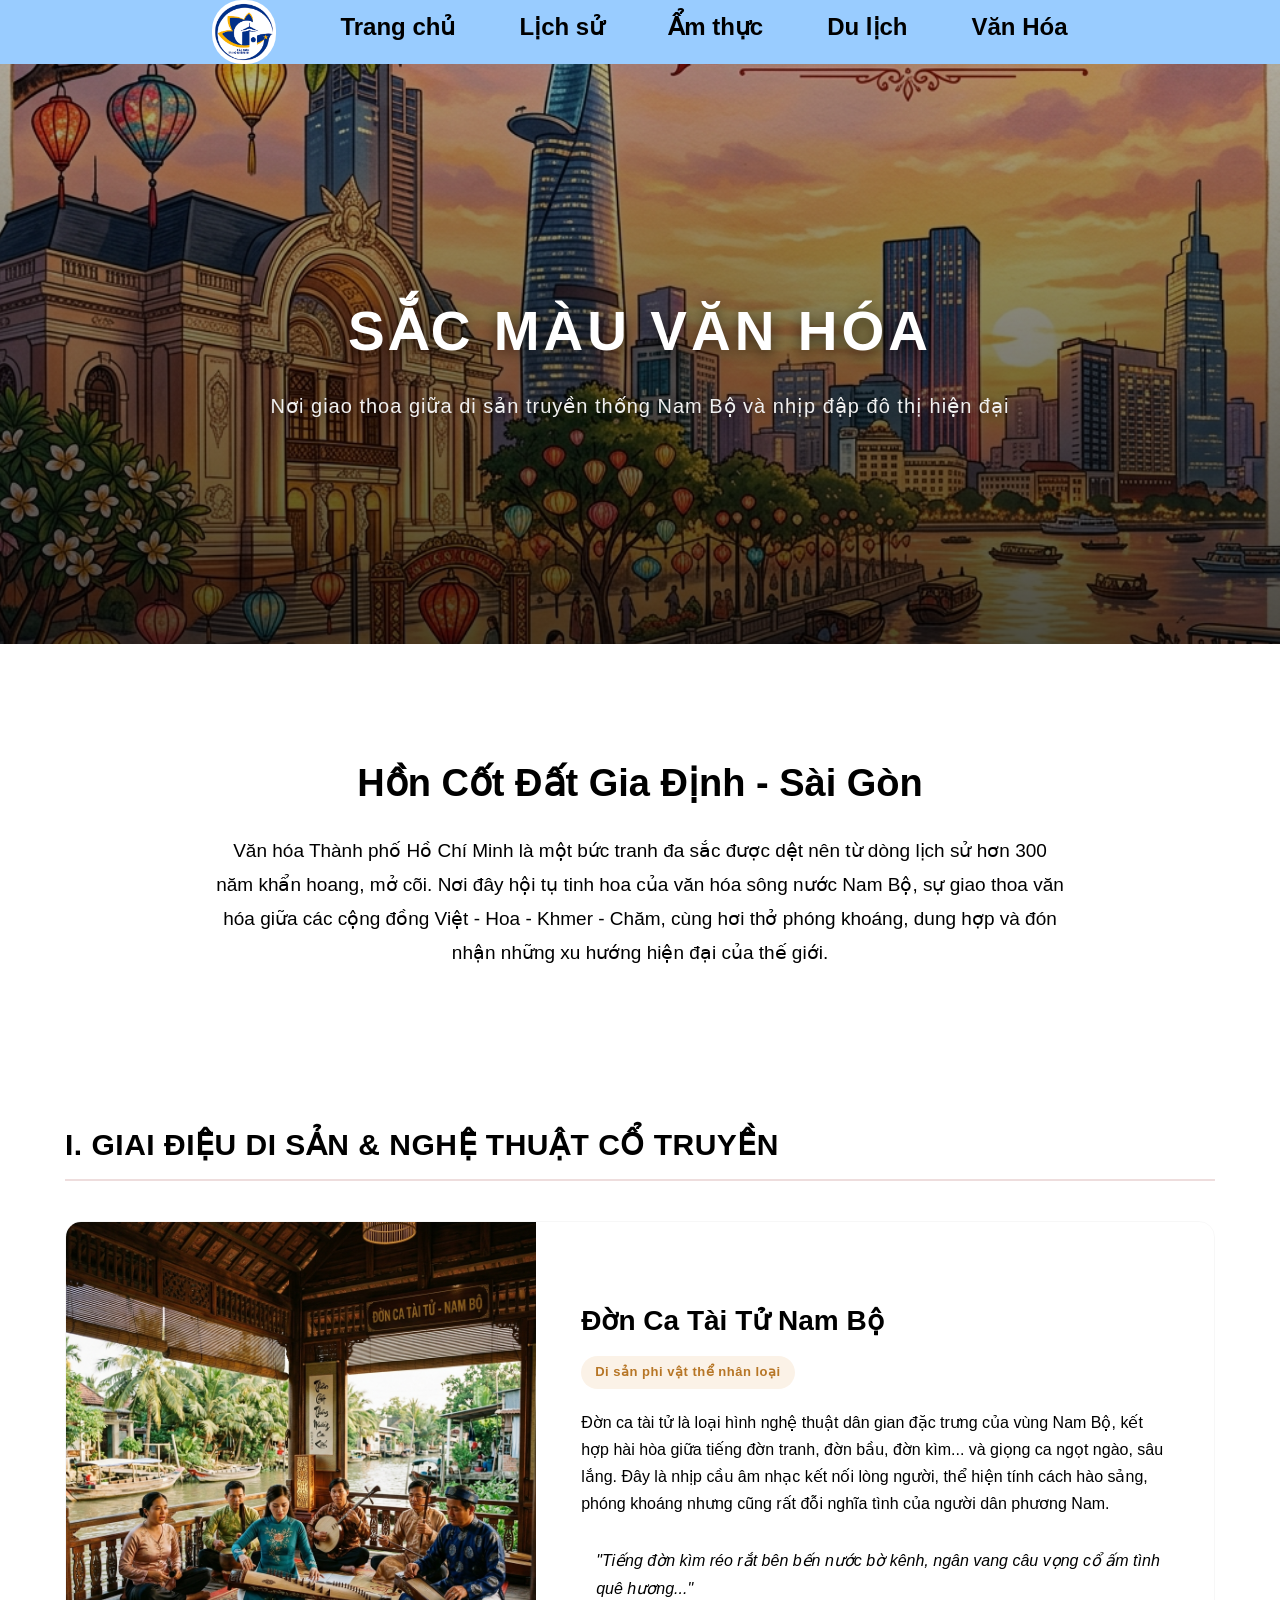
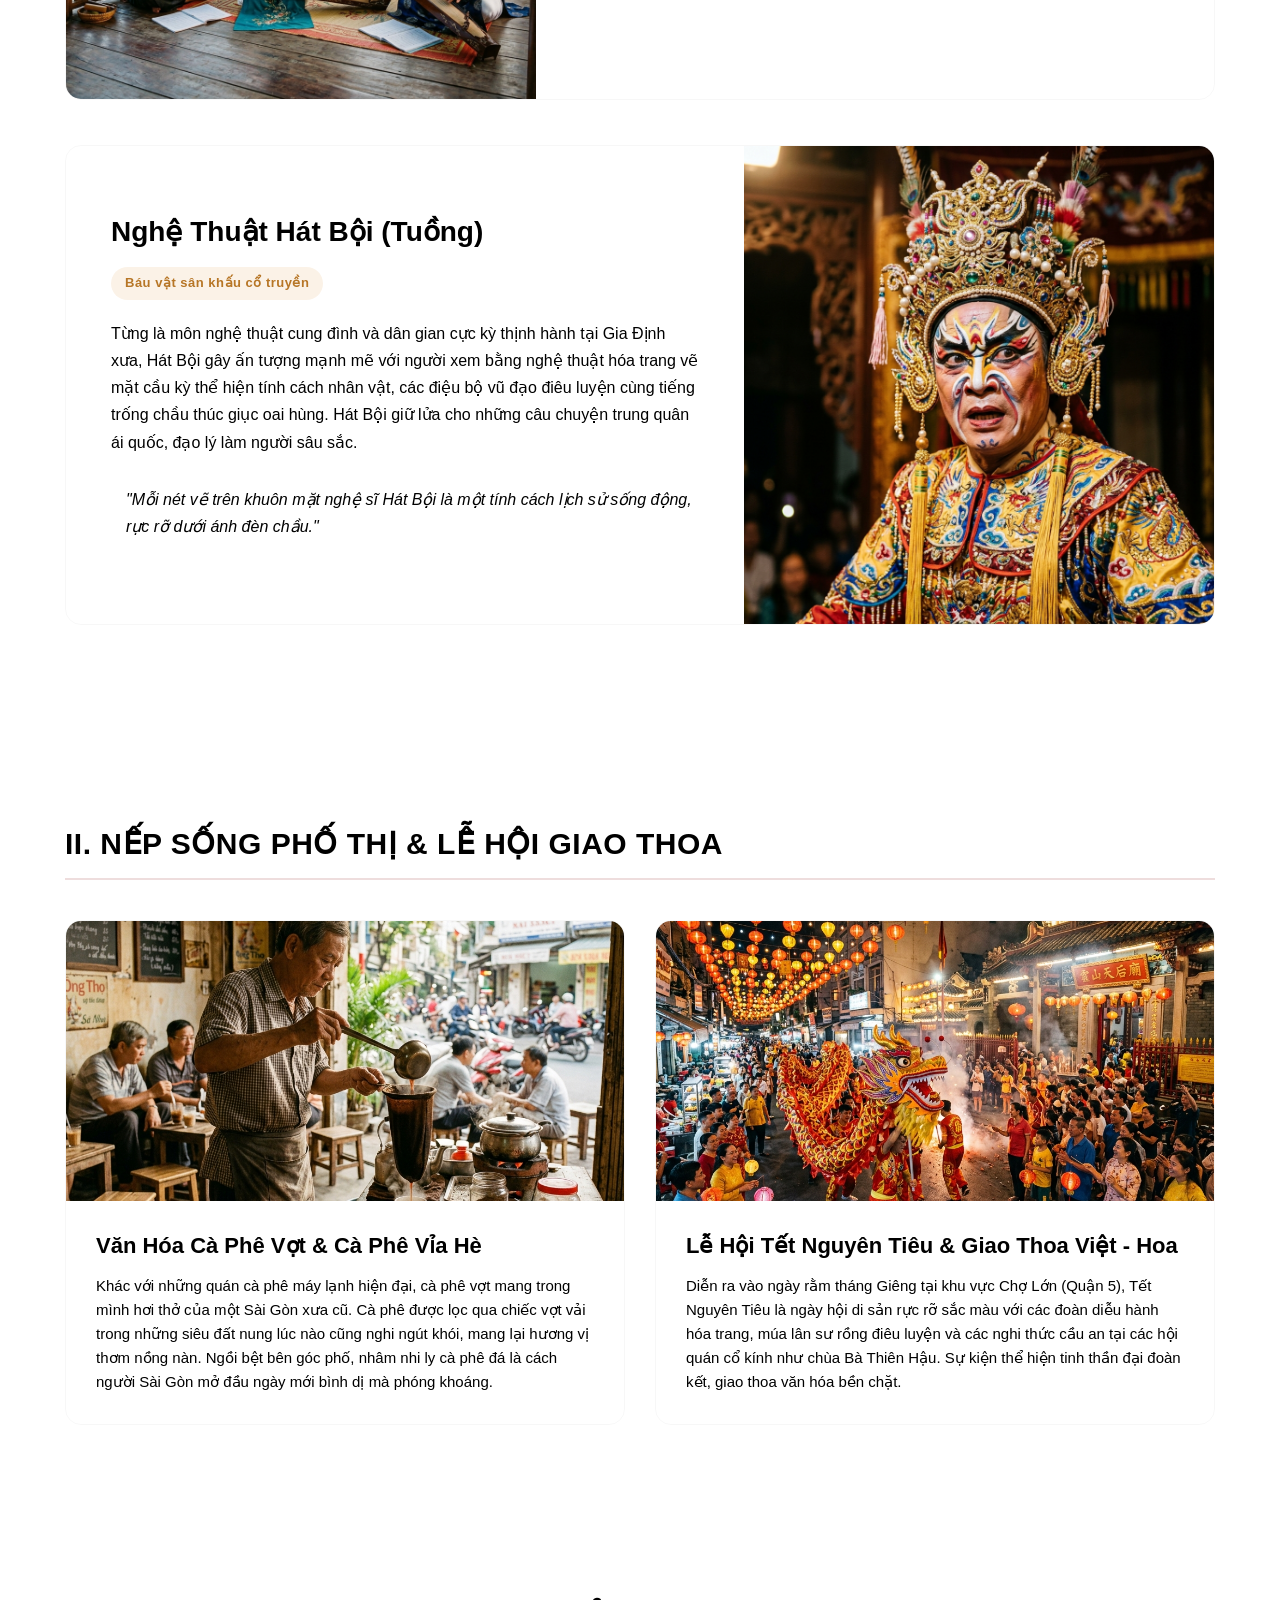
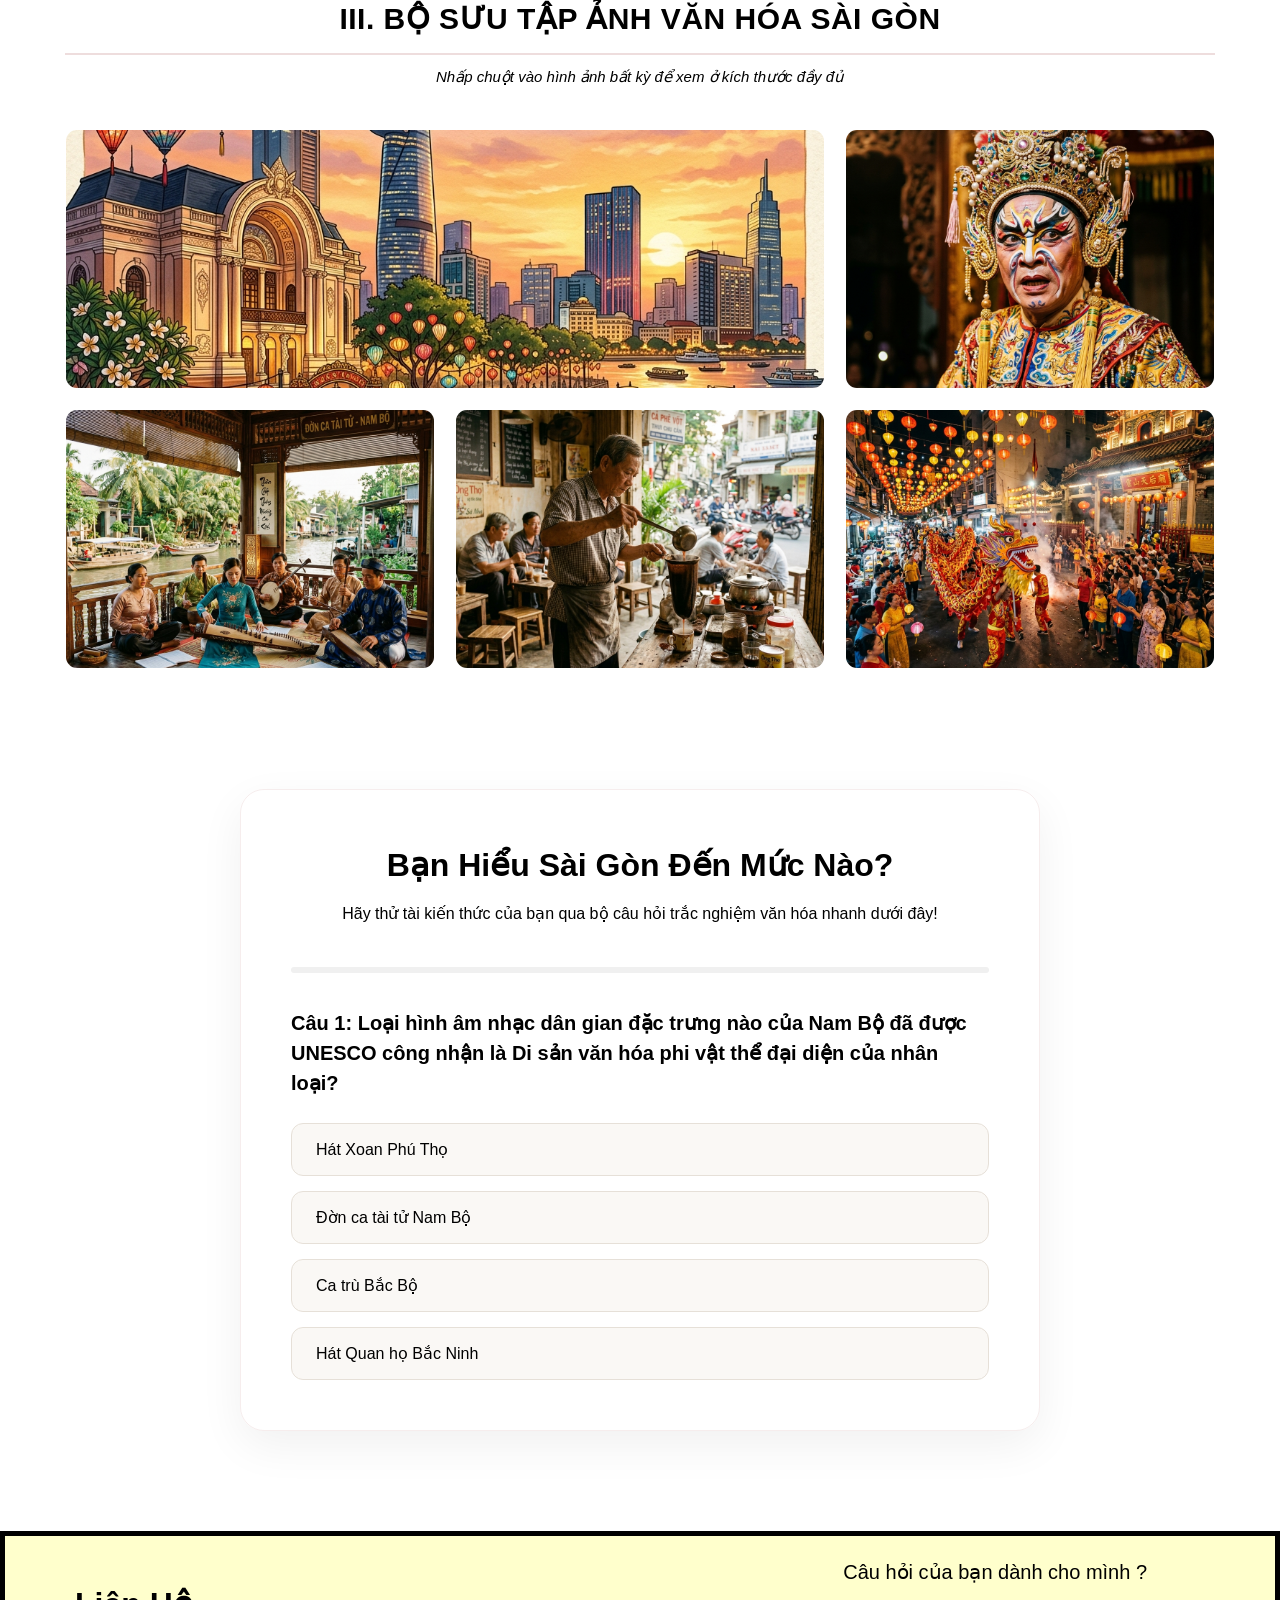
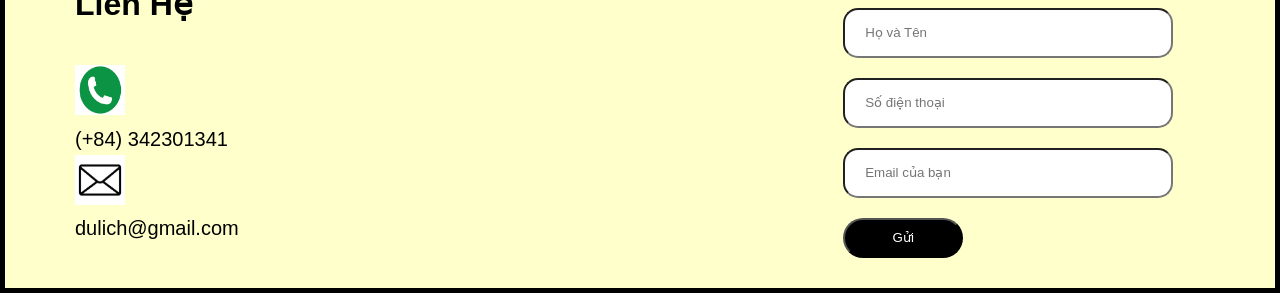
<file: vanhoa.html>
﻿<!doctype html>
<html lang="vi">
  <head>
    <meta charset="UTF-8" />
    <meta name="viewport" content="width=device-width, initial-scale=1.0" />
    <meta
      name="description"
      content="Khám phá văn hóa đa dạng, sôi động và con người tại Thành phố Hồ Chí Minh."
    />
    <meta
      name="keywords"
      content="văn hóa Sài Gòn, con người Sài Gòn, nghệ thuật, giải trí"
    />
    <title>Văn Hóa Thành Phố Hồ Chí Minh</title>
    <!-- CSS Chung -->
    <link rel="stylesheet" href="Css/style.css" />
    <!-- CSS Riêng trang Văn hóa -->
    <link rel="stylesheet" href="Css/vanhoa.css" />
    <!-- AOS Animation Library -->
    <link rel="stylesheet" href="https://unpkg.com/aos@2.3.4/dist/aos.css" />
    <!-- Google Fonts -->
    <link
      href="https://fonts.googleapis.com/css2?family=Playfair+Display:ital,wght@0,400..900;1,400..900&family=Plus+Jakarta+Sans:ital,wght@0,200..800;1,200..800&display=swap"
      rel="stylesheet"
    />
  </head>
  <body>
    <!-- Thanh Menu -->
    <header class="Menu">
      <nav class="Menu-chinh">
        <img class="logo" src="image/logo.png" alt="Logo" />
        <a href="index.html"><h1>Trang chủ</h1></a>
        <a href="lichsu.html"><h1>Lịch sử</h1></a>
        <a href="amthuc.html"><h1>Ẩm thực</h1></a>
        <a href="dulich.html"><h1>Du lịch</h1></a>
        <a href="vanhoa.html"><h1>Văn Hóa</h1></a>
      </nav>
    </header>

    <!-- Mobile Header -->
    <header class="mobile-header">
      <div class="logo">
        <img
          class="logo"
          src="image/logo.png"
          alt="Logo"
          style="width: 40px; height: 40px"
        />
      </div>
      <div class="header-actions">
        <button class="hamburger-btn" id="hamburgerBtn">
          <span class="line"></span>
          <span class="line"></span>
          <span class="line"></span>
        </button>
      </div>
    </header>

    <!-- Lá»›p phá»§ tá»‘i má» (Overlay) -->
    <div class="menu-overlay" id="menuOverlay"></div>

    <!-- Menu trÆ°á»£t tá»« bÃªn trÃ¡i -->
    <nav class="mobile-menu-sidebar" id="mobileMenuSidebar">
      <div class="menu-header">DANH Má»¤C</div>
      <ul class="menu-list">
        <li><a href="index.html">Trang Chủ</a></li>
        <li><a href="lichsu.html">Lịch Sử­</a></li>
        <li><a href="amthuc.html">Ẩm Thực</a></li>
        <li><a href="dulich.html">Du Lịch</a></li>
        <li><a href="vanhoa.html">Văn Hóa</a></li>
      </ul>
    </nav>

    <!-- Banner chính đầu trang -->
    <section class="vanhoa-banner">
      <div class="vanhoa-banner-overlay"></div>
      <img
        id="anhbanner-vh"
        src="image/Anh Van Hoa/vanhoa_banner.png"
        alt="Văn hóa Sài Gòn - TP HCM"
      />
      <div class="banner-title-container">
        <h1 data-aos="fade-up" data-aos-duration="1500">SẮC MÀU VĂN HÓA</h1>
        <p data-aos="fade-up" data-aos-delay="300" data-aos-duration="1500">
          Nơi giao thoa giữa di sản truyền thống Nam Bộ và nhịp đập đô thị hiện
          đại
        </p>
      </div>
    </section>

    <!-- Nội dung chính -->
    <main class="vanhoa-main">
      <!-- Giới thiệu tổng quan -->
      <section
        class="section-overview"
        data-aos="fade-up"
        data-aos-duration="1200"
      >
        <div class="container">
          <div class="decorative-line"></div>
          <h2 class="section-title">Hồn Cốt Đất Gia Định - Sài Gòn</h2>
          <p class="section-desc">
            Văn hóa Thành phố Hồ Chí Minh là một bức tranh đa sắc được dệt nên
            từ dòng lịch sử hơn 300 năm khẩn hoang, mở cõi. Nơi đây hội tụ tinh
            hoa của văn hóa sông nước Nam Bộ, sự giao thoa văn hóa giữa các cộng
            đồng Việt - Hoa - Khmer - Chăm, cùng hơi thở phóng khoáng, dung hợp
            và đón nhận những xu hướng hiện đại của thế giới.
          </p>
        </div>
      </section>

      <!-- Nghệ thuật truyền thống -->
      <section class="section-arts">
        <div class="container">
          <h2 class="sub-section-title" data-aos="fade-right">
            I. GIAI ĐIỆU DI SẢN & NGHỆ THUẬT CỔ TRUYỀN
          </h2>

          <!-- Nghệ thuật 1: Đờn ca tài tử -->
          <div class="art-card" data-aos="fade-up" data-aos-duration="1200">
            <div class="art-img-box">
              <img
                src="image/Anh Van Hoa/don_ca_tai_tu.png"
                alt="Đờn ca tài tử Nam Bộ"
                class="gallery-trigger"
              />
            </div>
            <div class="art-info">
              <h3>Đờn Ca Tài Tử Nam Bộ</h3>
              <span class="badge">Di sản phi vật thể nhân loại</span>
              <p>
                Đờn ca tài tử là loại hình nghệ thuật dân gian đặc trưng của
                vùng Nam Bộ, kết hợp hài hòa giữa tiếng đờn tranh, đờn bầu, đờn
                kìm... và giọng ca ngọt ngào, sâu lắng. Đây là nhịp cầu âm nhạc
                kết nối lòng người, thể hiện tính cách hào sảng, phóng khoáng
                nhưng cũng rất đỗi nghĩa tình của người dân phương Nam.
              </p>
              <p class="detail-quote">
                <em
                  >"Tiếng đờn kìm réo rắt bên bến nước bờ kênh, ngân vang câu
                  vọng cổ ấm tình quê hương..."</em
                >
              </p>
            </div>
          </div>

          <!-- Nghệ thuật 2: Hát Bội -->
          <div
            class="art-card reverse"
            data-aos="fade-up"
            data-aos-duration="1200"
          >
            <div class="art-img-box">
              <img
                src="image/Anh Van Hoa/hat_boi.png"
                alt="Nghệ thuật Hát Bội"
                class="gallery-trigger"
              />
            </div>
            <div class="art-info">
              <h3>Nghệ Thuật Hát Bội (Tuồng)</h3>
              <span class="badge">Báu vật sân khấu cổ truyền</span>
              <p>
                Từng là môn nghệ thuật cung đình và dân gian cực kỳ thịnh hành
                tại Gia Định xưa, Hát Bội gây ấn tượng mạnh mẽ với người xem
                bằng nghệ thuật hóa trang vẽ mặt cầu kỳ thể hiện tính cách nhân
                vật, các điệu bộ vũ đạo điêu luyện cùng tiếng trống chầu thúc
                giục oai hùng. Hát Bội giữ lửa cho những câu chuyện trung quân
                ái quốc, đạo lý làm người sâu sắc.
              </p>
              <p class="detail-quote">
                <em
                  >"Mỗi nét vẽ trên khuôn mặt nghệ sĩ Hát Bội là một tính cách
                  lịch sử sống động, rực rỡ dưới ánh đèn chầu."</em
                >
              </p>
            </div>
          </div>
        </div>
      </section>

      <!-- Nếp sống đô thị & Lễ hội -->
      <section class="section-lifestyle">
        <div class="container">
          <h2 class="sub-section-title" data-aos="fade-left">
            II. NẾP SỐNG PHỐ THỊ & LỄ HỘI GIAO THOA
          </h2>

          <div class="lifestyle-grid">
            <!-- Thẻ 1: Cà phê vợt -->
            <div
              class="lifestyle-card"
              data-aos="zoom-in-right"
              data-aos-duration="1000"
            >
              <div class="card-image">
                <img
                  src="image/Anh Van Hoa/cafe_vot.png"
                  alt="Cà phê vợt Sài Gòn"
                  class="gallery-trigger"
                />
              </div>
              <div class="card-content">
                <h3>Văn Hóa Cà Phê Vợt & Cà Phê Vỉa Hè</h3>
                <p>
                  Khác với những quán cà phê máy lạnh hiện đại, cà phê vợt mang
                  trong mình hơi thở của một Sài Gòn xưa cũ. Cà phê được lọc qua
                  chiếc vợt vải trong những siêu đất nung lúc nào cũng nghi ngút
                  khói, mang lại hương vị thơm nồng nàn. Ngồi bệt bên góc phố,
                  nhâm nhi ly cà phê đá là cách người Sài Gòn mở đầu ngày mới
                  bình dị mà phóng khoáng.
                </p>
              </div>
            </div>

            <!-- Thẻ 2: Tết Nguyên Tiêu -->
            <div
              class="lifestyle-card"
              data-aos="zoom-in-left"
              data-aos-duration="1000"
            >
              <div class="card-image">
                <img
                  src="image/Anh Van Hoa/tet_nguyen_tieu.png"
                  alt="Lễ hội Tết Nguyên Tiêu Quận 5"
                  class="gallery-trigger"
                />
              </div>
              <div class="card-content">
                <h3>Lễ Hội Tết Nguyên Tiêu & Giao Thoa Việt - Hoa</h3>
                <p>
                  Diễn ra vào ngày rằm tháng Giêng tại khu vực Chợ Lớn (Quận 5),
                  Tết Nguyên Tiêu là ngày hội di sản rực rỡ sắc màu với các đoàn
                  diễu hành hóa trang, múa lân sư rồng điêu luyện và các nghi
                  thức cầu an tại các hội quán cổ kính như chùa Bà Thiên Hậu. Sự
                  kiện thể hiện tinh thần đại đoàn kết, giao thoa văn hóa bền
                  chặt.
                </p>
              </div>
            </div>
          </div>
        </div>
      </section>

      <!-- Bộ sưu tập ảnh tương tác -->
      <section
        class="section-gallery"
        data-aos="fade-up"
        data-aos-duration="1200"
      >
        <div class="container">
          <h2 class="sub-section-title text-center">
            III. BỘ SƯU TẬP ẢNH VĂN HÓA SÀI GÒN
          </h2>
          <p class="gallery-hint text-center">
            Nhấp chuột vào hình ảnh bất kỳ để xem ở kích thước đầy đủ
          </p>

          <div class="gallery-grid">
            <div class="gallery-item">
              <img
                src="image/Anh Van Hoa/vanhoa_banner.png"
                alt="Một góc văn hóa đô thị hiện đại giao hòa truyền thống tại TP HCM"
              />
              <div class="gallery-item-overlay">
                <span>Văn hóa TP.HCM</span>
              </div>
            </div>
            <div class="gallery-item">
              <img
                src="image/Anh Van Hoa/hat_boi.png"
                alt="Nghệ nhân Hát Bội hóa trang rực rỡ thể hiện nhân vật cổ trang"
              />
              <div class="gallery-item-overlay">
                <span>Nghệ thuật Hát Bội</span>
              </div>
            </div>
            <div class="gallery-item">
              <img
                src="image/Anh Van Hoa/don_ca_tai_tu.png"
                alt="Biểu diễn Đờn ca tài tử Nam Bộ mộc mạc bên dòng kênh sông nước"
              />
              <div class="gallery-item-overlay">
                <span>Đờn ca tài tử</span>
              </div>
            </div>
            <div class="gallery-item">
              <img
                src="image/Anh Van Hoa/cafe_vot.png"
                alt="Ly cà phê vợt thơm lừng mang hương vị thời gian của nếp sống Sài Gòn"
              />
              <div class="gallery-item-overlay">
                <span>Cà phê vợt Sài Gòn</span>
              </div>
            </div>
            <div class="gallery-item">
              <img
                src="image/Anh Van Hoa/tet_nguyen_tieu.png"
                alt="Không khí lễ hội diễu hành rực rỡ sắc đèn lồng đêm Tết Nguyên Tiêu Quận 5"
              />
              <div class="gallery-item-overlay">
                <span>Lễ hội Tết Nguyên Tiêu</span>
              </div>
            </div>
          </div>
        </div>
      </section>

      <!-- Trò chơi trắc nghiệm văn hóa tương tác -->
      <section class="section-quiz" data-aos="fade-up" data-aos-duration="1200">
        <div class="container">
          <div class="quiz-box">
            <div class="quiz-header">
              <h2>Bạn Hiểu Sài Gòn Đến Mức Nào?</h2>
              <p>
                Hãy thử tài kiến thức của bạn qua bộ câu hỏi trắc nghiệm văn hóa
                nhanh dưới đây!
              </p>
            </div>

            <div id="quiz-body">
              <div class="quiz-progress-bar">
                <div id="progress" style="width: 0%"></div>
              </div>
              <div class="question-container">
                <h3 id="question-text">Đang tải câu hỏi...</h3>
                <div id="options-container" class="options-grid">
                  <!-- Các đáp án sẽ được chèn bằng JS -->
                </div>
              </div>
              <div id="quiz-feedback" class="quiz-feedback hidden"></div>
            </div>

            <div id="quiz-result" class="quiz-result-card hidden">
              <div class="result-icon">&#127881;</div>
              <h3>Kết Quả Trải Nghiệm</h3>
              <p id="result-score">Bạn đã đúng 0/0 câu hỏi.</p>
              <h4 id="result-rank">Hạng: Người mới tìm hiểu</h4>
              <p id="result-comment"></p>
              <button id="restart-btn" class="btn-primary">Chơi lại</button>
            </div>
          </div>
        </div>
      </section>
    </main>

    <!-- Modal Xem ảnh Lightbox -->
    <div id="lightbox-modal" class="lightbox">
      <span class="close-lightbox">&times;</span>
      <img class="lightbox-content" id="lightbox-img" alt="Ảnh phóng to" />
      <div id="lightbox-caption"></div>
    </div>

    <!-- Liên hệ (Chân trang) -->
    <footer>
      <div class="lienhe-form">
        <div class="lienhe">
          <h1>Liên Hệ</h1>
          <div>
            <img
              class="logolienhe"
              src="image/Anh Lien He/Logo-phone.png"
              alt="logo-phone"
            />
            <p>(+84) 342301341</p>
          </div>
          <div>
            <img
              class="logolienhe"
              src="image/Anh Lien He/Logo email .png"
              alt="logo-email"
            />
            <p>dulich@gmail.com</p>
          </div>
        </div>
        <div>
          <p>Câu hỏi của bạn dành cho mình ?</p>
          <form action="#" method="post">
            <input type="text" placeholder="Họ và Tên" />
            <input type="text" placeholder="Số điện thoại" />
            <input type="email" placeholder="Email của bạn" />
          </form>
          <button type="submit">Gửi</button>
        </div>
      </div>
    </footer>

    <!-- Nút cuộn lên đầu trang -->
    <button id="scrollTopBtn" title="Lên đầu trang">&#8679;</button>

    <!-- JavaScript Thư viện AOS -->
    <script src="https://unpkg.com/aos@2.3.4/dist/aos.js"></script>
    <script>
      AOS.init({
        once: true,
        duration: 800,
      });
    </script>
    <!-- JavaScript Xử lý Trang Văn Hóa -->
    <script src="Java/vanhoa.js"></script>
    <script src="Java/mobile-menu.js"></script>
  </body>
</html>
</file>
<file: Css/style.css>
/* KHÔNG ĐƯỢC ĐỤNG TỚI . KHÔNG SỬA */
* {
  margin: 0;
  padding: 0;
  box-sizing: border-box; /* Giúp tính toán kích thước chuẩn hơn */
}
body {
  overflow-x: hidden; /* Ngăn tràn ngang màn hình trên mobile */
  max-width: 100%;
  margin: 0;
  font-family: Arial, Helvetica, sans-serif;
}

/* Đảm bảo tất cả ảnh không tràn khỏng */
img {
  max-width: 100%;
  height: auto;
}

/* Thanh quay lai */
#scrollTopBtn {
  /* Cố định nút ở góc dưới bên phải */
  position: fixed;
  bottom: 20px;
  right: 20px;
  z-index: 99;

  /* Kiểu dáng nút màu xanh như trong ảnh */
  width: 30px;
  height: 30px;
  background-color: #5bc0de;
  /* Màu xanh lá/dương tùy chọn */
  color: white;
  border: none;
  border-radius: 8px;
  /* Bo góc nút */
  font-size: 20px;
  cursor: pointer;
  box-shadow: 0px 4px 10px rgba(0, 0, 0, 0.2);

  /* Mặc định ẨN nút đi */
  opacity: 0;
  visibility: hidden;
  transition: all 0.3s ease-in-out;
}

/* Thêm class này bằng JS để HIỆN nút khi lướt xuống */
#scrollTopBtn.show {
  opacity: 1;
  visibility: visible;
}

#scrollTopBtn:hover {
  background-color: #31b0d5;
  /* Đổi màu nhẹ khi di chuột vào */
}

/*Thanh Menu*/
.Menu-chinh {
  display: flex;
  justify-content: center;
  align-items: center;
  gap: 5%;
  cursor: pointer;
}

.Menu-chinh a {
  text-decoration: none;
  color: black;
}

.logo {
  border-radius: 30px;
  width: 5%;
  height: 5%;
}

.Menu {
  background-color: #99ccff;
}

.Menu {
  position: sticky;
  top: 0;
  z-index: 1000;
  background-color: #99ccff;
}

.Menu-chinh a {
  position: relative;
  /* Bắt buộc phải có để định vị đường gạch dưới */
  text-decoration: none;
  /* Xóa dấu gạch dưới mặc định của trình duyệt */
  color: black;
  /* Màu chữ lúc bình thường (bạn tự đổi theo ý muốn) */
  font-size: 16px;
  padding-bottom: 10px;
  /* Tạo một chút khoảng cách từ chữ xuống đường gạch */
  transition: color 0.3s ease;
  transition: 0.3s ease;
}

/* 2. Tự chế đường gạch dưới nằm ẩn ở phía bên trái */
.Menu-chinh a::after {
  content: "";
  position: absolute;
  left: 0;
  bottom: 0;
  /* Đặt sát dưới đáy của chữ */
  width: 100%;
  /* Chiều dài đường gạch bằng đúng chiều dài chữ */
  height: 3px;
  /* Độ dày của đường gạch dưới */
  background-color: #33ffff;
  /* Màu đỏ của đường gạch như bạn muốn */

  /* MẤU CHỐT: Thu nhỏ đường kẻ về bằng 0 và đặt tâm chuyển động ở góc bên TRÁI */
  transform: scaleX(0);
  transform-origin: bottom left;

  /* Tạo hiệu ứng chuyển động mượt mà trong 0.3 giây */
  transition: transform 0.3s ease-out;
}

/* 3. Hiệu ứng khi di chuột (Hover) vào chữ */
.Menu-chinh a:hover {
  transform: scaleX(1.05);
  color: #ff0000;
  /* Chữ cũng đổi sang màu đỏ cho đồng bộ (tùy chọn) */
}

.Menu-chinh a:hover::after {
  /* Phóng to đường kẻ lên 100% (scaleX(1)), tạo hiệu ứng trượt từ trái sang */
  transform: scaleX(1);
}

/*Liên Hệ */
.lienhe-form {
  display: flex;
  justify-content: space-between;
  border: 5px solid black;
  padding: 20px 20px;
  background-color: #ffffcc;
}

.lienhe {
  display: flex;
  flex-direction: column;
  justify-content: center;
  align-items: flex-start;
  width: 100%;
  padding: 0 50px;
}

.logolienhe {
  width: 50px;
  height: 50px;
}

.lienhe-form input {
  margin-top: 20px;
  width: 80%;
  height: 50px;
  padding-left: 20px;
  padding: 20px 20px;
  border-radius: 15px;
}

.lienhe-form button {
  height: 40px;
  width: 120px;
  margin-top: 20px;
  margin-bottom: 10px;
  border-radius: 20px;
  background-color: #000;
  color: #fff;
  cursor: pointer;
  align-items: flex-end;
}

.lienhe-form p {
  font-size: 20px;
}

.lienhe-form h1 {
  margin-bottom: 35px;
}

/*......*/

/* Css cho trang chủ */

/* Noi dung */
.noiDung ul {
  margin-top: 1%;
}

.noiDung p {
  font-size: 28px;
}

.noiDung li {
  font-size: 20px;
}

/* Dia Danh */

/* Biến container chứa 4 địa danh thành Flexbox */
.DiaDanh-Amthuc {
  margin-top: 30px;
}

.DiaDanh-Amthuc {
  display: flex;
  justify-content: space-between;
  /* Chia đều khoảng cách giữa các cột */
  gap: 15px;
  /* Khoảng cách giữa các ô địa danh */
  padding: 0 20px;
  /* Thụt lề 2 bên trái phải cho đẹp */
}

/* Định dạng cho từng ô địa danh con */
.DiaDanh-Amthuc > div {
  flex: 1;
}

/* Định dạng hình ảnh bên trong */
.DiaDanh-Amthuc img {
  width: 100%;
  /* Ảnh rộng vừa khít ô chứa nó */
  height: 250px;
  /* Thiết lập chiều cao cố định cho bằng nhau */
  object-fit: cover;
  /* Cắt cúp ảnh thông minh, không lo bị méo hay co rúm */
  border-radius: 8px;
  /* (Tùy chọn) Bo tròn nhẹ các góc ảnh nhìn cho hiện đại */
  transition:
    transform 0.4s ease,
    filter 0.4s ease;
}

/* Định dạng chữ mô tả */
.DiaDanh-Amthuc p {
  text-align: center;
  margin-top: 10px;
  font-weight: bold;
}

/*Hiệu ững con chuột */
.DiaDanh-Amthuc img:hover {
  transform: scale(1.05);
  filter: brightness(100%);
}

/*...*/

/* Css cho lịch sử */

/* Hiệu ứng trượt ^^^ */

.khung-tieu-de {
  width: 100%;
  height: 70px;
  overflow: hidden;
  position: relative;
  border: 1px solid #363636;
  border-radius: 20px;
  transition: 0.8s ease;
  display: flex;
  align-items: center;
  background-color: #c6e2ff;
}

.ls-ls img:hover {
  transform: transLateY(0.5);
}

.tieu-de-chay {
  position: absolute;
  white-space: nowrap;
  color: white;
  animation: chayMotChieu 10s linear infinite;
}

@keyframes chayMotChieu {
  from {
    transform: translateX(0%);
  }

  to {
    transform: translateX(100%);
  }
}

.lichsu-banner-chu {
  text-align: center;
  margin-top: 15px;
}

.ls {
  display: flex;
  justify-content: center;
  align-items: center;
  gap: 10px;
}

.ls h2 {
  color: #ff3333;
}

.logobaner {
  width: 25px;
  height: 25px;
  border-radius: 20px;
  object-fit: cover;
}

.logols {
  width: 50%;
  height: 280px;
  border-radius: 25px;
}

.lichsu-banner {
  height: 350px;
  border-radius: 25px;
  padding: 0 25px;
}

.lichsu-banner-chu h1 {
  margin-top: 5px;
  border-radius: 15px;
  color: #00cccc;
}

.gioithieu-lichsu h3 {
  margin-top: 30px;
}

.nd-ls {
  display: flex;
  justify-content: space-around;
  gap: 40px; /* Giảm gap cứng để không tràn mobile */
  align-items: center;
  padding: 5px 20px;
  margin-top: 20px;
  flex-wrap: wrap; /* Cho phép xuống dòng khi hẹp */
}

.nd-ls p {
  width: 100%;
  font-size: 18px;
  margin-top: 40px;
}

.nd p:first-child {
  margin-top: -30px;
}

.nd img:first-child {
  margin-top: -30px;
}

.nd img {
  width: 100%;
  height: 150px;
  margin-top: 10px;
  border-radius: 20px;
}

/* Nội dung các giai đoạn */
.moc-ls h4 {
  font-size: px;
  margin-top: 10px;
}

.moc-ls p {
  margin-top: 10px;
  font-size: 18px;
  padding: 0 10px;
}

.moc-ls img {
  margin-top: 20px;
  width: 60%;
  height: 300px;
  border-radius: 10px;
}

.sua-anh {
  display: flex;
  justify-content: center;
  gap: 20px; /* Giảm gap cho an toàn */
  align-items: center;
  padding: 0 20px; /* Giảm padding cứng */
  flex-wrap: wrap;
}

.tk-18 img {
  width: 100%;
  height: 250px;
}

.nam-1859 img {
  width: 100%;
  height: 220px;
}

.sua {
  display: flex;
  justify-content: space-between;
  align-items: center;
  width: 100%;
  padding: 0 20px;
  gap: 40px;
}

.sua img {
  flex: 1;
  min-width: 0;
  max-width: 100%;
  height: auto;
  object-fit: cover;
}

.sua-3anh {
  display: flex;
  justify-content: center;
  align-items: center;
  padding: 0 10px;
  max-width: 100%;
  gap: 5px;
  width: 100%;
}

.ls-ls img {
  transition: 0.8s ease;
  cursor: pointer;
}

.ls-ls img:hover {
  transform: scale(1.05) translateY(0.5px);
}

/*...*/

/*Ảnh trang chủ*/
.homepitr {
  width: 100%;
  height: 550px;
}

/* những tiêu đề */
.tlp {
  color: #6e473b;
  font-size: 20px;
  padding-bottom: 10px;
  margin-top: 10px;
  text-decoration: underline;
  text-decoration-color: #a1887f;
  text-underline-offset: 8px;
  margin-bottom: 20px;
}

.tlc {
  margin-bottom: 20px;
  margin-top: 10px;
}

/*Văn bản*/
.stlistword {
  max-width: 600px;
  margin: 0 auto;
  color: #555555;
}

/* Css dành cho điện thoại */
@media (max-width: 576px) {
  .Menu-chinh {
    display: flex;
    justify-content: center;
    align-items: center;
    gap: 10px;
    cursor: pointer;
    flex-wrap: wrap;
  }

  .Menu-chinh a h1 {
    font-size: 1.1em !important;
    /* Thu nhỏ chữ trên màn hình nhỏ */
  }

  .logo {
    width: 10%;
    height: 10%;
  }

  #anhbanner {
    width: 100%;
    height: 450px;
  }

  .DiaDanh-Container {
    display: flex;
    flex-wrap: wrap;
    justify-content: space-between;
    align-items: center;
    gap: 15px;
    width: 100%;
  }

  .noiDung li {
    font-size: 15px;
  }

  .DiaDanh-Amthuc {
    flex-direction: column;
    align-items: center;
    padding: 0 10px;
  }

  .DiaDanh-Amthuc > div {
    width: 100%;
    margin-bottom: 20px;
  }

  .DiaDanh-Amthuc p {
    text-align: center;
    font-size: 17px;
    white-space: normal;
  }

  .DiaDanh-Amthuc img {
    border-radius: 15px;
    width: 100%;
    height: 200px;
    object-fit: cover;
  }

  .lienhe-form {
    display: flex;
    flex-direction: column;
    align-items: center;
    border: 3px solid black;
    padding: 20px;
    background-color: #ffffcc;
  }

  .lienhe {
    padding: 0;
    align-items: center;
    text-align: center;
    margin-bottom: 20px;
  }

  .lienhe-form input {
    margin-top: 15px;
    width: 100%;
    height: 45px;
    padding-left: 15px;
    border-radius: 10px;
  }

  .lienhe-form button {
    width: 100px;
    margin-top: 15px;
    height: 40px;
  }

  /* Lich su */
  .gioithieu-lichsu h2 {
    margin-top: 50px;
  }

  .lichsu-banner h2 {
    font-size: 15px;
  }

  .ls h2 {
    gap: 5px;
  }

  .logobaner {
    width: 25px;
    height: 25px;
    border-radius: 20px;
    object-fit: cover;
  }

  .nd-ls {
    flex-direction: column;
    gap: 30px;
    padding: 0 10px;
  }

  .nd-ls img {
    width: 100%;
    height: auto;
    object-fit: cover;
  }

  .nd-ls p {
    width: 100%;
    font-size: 16px;
    margin-top: 10px;
  }

  .nd {
    margin-top: 10px;
  }

  .aa {
    height: 150px;
  }

  /*Giai đoạn */
  .moc-ls img {
    width: 100%;
    height: 150px;
    border-radius: 20px;
  }

  .sua-3anh {
    display: flex;
    flex-direction: column;
    align-items: center;
    justify-content: center;
    width: 100%;
    padding: 0 40px;
  }

  .sua-anh {
    display: flex;
    gap: 10px;
    padding: 0 10px;
    width: 100%;
    box-sizing: border-box;
  }

  .sua-anh img {
    flex: 1;
    min-width: 0;
    height: 150px;
    object-fit: cover;
  }

  .sua {
    display: flex;
    flex-direction: column;
    align-items: center;
    justify-content: center;
    width: 100%;
    padding: 0 40px;
  }

  .ls-ls h4 {
    font-size: 12px;
  }
}

/* ========================================= */
/* CSS CHO MOBILE MENU TÍCH HỢP              */
/* ========================================= */

/* Header trên Mobile */
.mobile-header {
  background-color: #99ccff;
  padding: 10px 20px;
  display: none;
  /* Ẩn mặc định, chỉ hiện trên mobile */
  justify-content: space-between;
  align-items: center;
  position: fixed; /* Cố định ở đầu trang, luôn đi theo khi lướt */
  top: 0;
  left: 0;
  right: 0;
  z-index: 1002;
  width: 100%;
  box-shadow: 0 2px 6px rgba(0,0,0,0.15);
}

.mobile-header .logo {
  display: flex;
  align-items: center;
}

.header-actions {
  display: flex;
  align-items: center;
}

/* Nút Hamburger (3 gạch) */
.hamburger-btn {
  background: transparent;
  border: none;
  cursor: pointer;
  display: flex;
  flex-direction: column;
  justify-content: space-around;
  height: 24px;
  width: 30px;
  padding: 0;
}

.hamburger-btn .line {
  width: 100%;
  height: 3px;
  background-color: #333;
  /* Màu gạch đậm để dễ nhìn trên nền #99ccff */
  border-radius: 2px;
  transition: all 0.3s ease;
}

/* Menu Sidebar */
.mobile-menu-sidebar {
  position: fixed;
  top: 0;
  left: -100%;
  width: 75%;
  max-width: 320px;
  height: 100vh;
  background-color: #dbdbdb;
  z-index: 1001;
  transition: left 0.3s ease-in-out;
  overflow-y: auto;
  box-shadow: 2px 0px 8px rgba(0, 0, 0, 0.3);
}

.mobile-menu-sidebar.active {
  left: 0;
}

.menu-header {
  background-color: #0b78d0;
  color: white;
  text-align: center;
  padding: 16px 0;
  font-size: 16px;
  font-weight: bold;
}

.menu-list {
  list-style: none;
  padding-top: 10px;
}

.menu-list li {
  position: relative;
  border-bottom: 1px solid #ccc;
  /* Thêm gạch dưới các item cho đẹp */
}

.menu-list li a {
  display: flex;
  justify-content: space-between;
  align-items: center;
  padding: 15px 20px;
  text-decoration: none;
  color: #222;
  font-size: 16px;
  font-weight: bold;
}

.menu-list li a:active {
  background-color: #c4c8cc;
}

/* Lớp phủ (Overlay) làm tối phần còn lại của trang */
.menu-overlay {
  position: fixed;
  top: 0;
  left: 0;
  width: 100%;
  height: 100vh;
  background-color: rgba(0, 0, 0, 0.6);
  z-index: 1000;
  opacity: 0;
  visibility: hidden;
  transition: all 0.3s ease-in-out;
}

.menu-overlay.active {
  opacity: 1;
  visibility: visible;
}

/* Responsive */
@media screen and (max-width: 768px) {
  .Menu {
    display: none !important;
    /* Ẩn menu desktop */
  }

  .mobile-header {
    display: flex !important;
    /* Hiện mobile header */
  }

  /* Thêm padding-top để nội dung không bị che bởi mobile header cố định */
  body {
    padding-top: 56px;
  }
}

@media screen and (min-width: 769px) {
  .mobile-header,
  .mobile-menu-sidebar,
  .menu-overlay {
    display: none !important;
  }
}
</file>
<file: Css/dulich-1.css>
* {
  margin: 0;
  padding: 0;
  box-sizing: border-box;
}

body {
  margin: 0;
  font-family: Arial, Helvetica, sans-serif;
  background: var(--bg);
  color: var(--text);
  line-height: 1.6;
  overflow-x: hidden; /* Ngăn tràn ngang */
}

img {
  display: block;
  width: 100%;
  max-width: 100%; /* Đảm bảo ảnh không tràn */
}

/* Thanh quay lai */
#scrollTopBtn {
  /* Cố định nút ở góc dưới bên phải */
  position: fixed;
  bottom: 20px;
  right: 20px;
  z-index: 99;

  /* Kiểu dáng nút màu xanh như trong ảnh */
  width: 30px;
  height: 30px;
  background-color: #5bc0de; /* Màu xanh lá/dương tùy chọn */
  color: white;
  border: none;
  border-radius: 8px; /* Bo góc nút */
  font-size: 20px;
  cursor: pointer;
  box-shadow: 0px 4px 10px rgba(0, 0, 0, 0.2);

  /* Mặc định ẨN nút đi */
  opacity: 0;
  visibility: hidden;
  transition: all 0.3s ease-in-out;
}
/* Thêm class này bằng JS để HIỆN nút khi lướt xuống */
#scrollTopBtn.show {
  opacity: 1;
  visibility: visible;
}
#scrollTopBtn:hover {
  background-color: #31b0d5; /* Đổi màu nhẹ khi di chuột vào */
}

/*Thanh Menu*/
.Menu-chinh {
  display: flex;
  justify-content: center;
  align-items: center;
  gap: 5%;
  cursor: pointer;
}
.Menu-chinh a {
  text-decoration: none;
  color: black;
}
.logo {
  border-radius: 30px;
  width: 5%;
  height: 5%;
}
.Menu {
  background-color: #99ccff;
}
.Menu {
  position: sticky;
  top: 0;
  z-index: 1000;
  background-color: #99ccff;
}
.Menu-chinh a {
  position: relative; /* Bắt buộc phải có để định vị đường gạch dưới */
  text-decoration: none; /* Xóa dấu gạch dưới mặc định của trình duyệt */
  color: black; /* Màu chữ lúc bình thường (bạn tự đổi theo ý muốn) */
  font-size: 16px;
  padding-bottom: 10px; /* Tạo một chút khoảng cách từ chữ xuống đường gạch */
  transition: color 0.3s ease;
  transition: 0.3s ease;
}
/* 2. Tự chế đường gạch dưới nằm ẩn ở phía bên trái */
.Menu-chinh a::after {
  content: "";
  position: absolute;
  left: 0;
  bottom: 0; /* Đặt sát dưới đáy của chữ */
  width: 100%; /* Chiều dài đường gạch bằng đúng chiều dài chữ */
  height: 3px; /* Độ dày của đường gạch dưới */
  background-color: #33ffff; /* Màu đỏ của đường gạch như bạn muốn */

  /* MẤU CHỐT: Thu nhỏ đường kẻ về bằng 0 và đặt tâm chuyển động ở góc bên TRÁI */
  transform: scaleX(0);
  transform-origin: bottom left;

  /* Tạo hiệu ứng chuyển động mượt mà trong 0.3 giây */
  transition: transform 0.3s ease-out;
}

/* 3. Hiệu ứng khi di chuột (Hover) vào chữ */
.Menu-chinh a:hover {
  transform: scaleX(1.05);
  color: #ff0000; /* Chữ cũng đổi sang màu đỏ cho đồng bộ (tùy chọn) */
}

.Menu-chinh a:hover::after {
  /* Phóng to đường kẻ lên 100% (scaleX(1)), tạo hiệu ứng trượt từ trái sang */
  transform: scaleX(1);
}

.hero {
  display: grid;
  grid-template-columns: 1.4fr 0.8fr;
  gap: 24px;
  padding: 36px 24px 20px;
}

.hero-text {
  background: linear-gradient(
    135deg,
    rgba(15, 76, 129, 0.96),
    rgba(45, 121, 184, 0.96)
  );
  color: #fff;
  border-radius: 24px;
  padding: 32px;
  box-shadow: 0 12px 28px rgba(15, 76, 129, 0.2);
}

.eyebrow {
  text-transform: uppercase;
  letter-spacing: 0.2em;
  font-size: 0.8rem;
  font-weight: bold;
  color: var(--accent);
  margin-bottom: 10px;
}

.hero-text h1 {
  font-size: 2rem;
  margin: 0 0 12px;
}

.hero-text p {
  margin: 0;
}

.hero-actions {
  display: flex;
  gap: 12px;
  flex-wrap: wrap;
  margin-top: 20px;
}

.btn {
  display: inline-block;
  padding: 10px 16px;
  border-radius: 999px;
  text-decoration: none;
  font-weight: bold;
  transition:
    transform 0.3s ease,
    box-shadow 0.3s ease;
}

.btn:hover {
  transform: translateY(-2px);
  box-shadow: 0 8px 14px rgba(0, 0, 0, 0.16);
}

.btn-primary {
  background: var(--accent);
  color: #fff;
}

.btn-secondary {
  background: #fff;
  color: var(--primary);
}

.hero-card {
  background: var(--card);
  border-radius: 24px;
  padding: 24px;
  box-shadow: 0 10px 24px rgba(0, 0, 0, 0.08);
}

.hero-card h3 {
  margin-top: 0;
  color: var(--primary);
}

.hero-card ul {
  margin: 0;
  padding-left: 18px;
}

.intro {
  padding: 8px 24px 24px;
}

.intro p {
  max-width: 1000px;
  margin: 0 auto;
  font-size: 1.05rem;
  text-align: center;
  color: #4c5b6a;
}

.gallery-section,
.explore-section {
  padding: 20px 24px 32px;
}

.section-heading {
  margin-bottom: 16px;
}

.section-heading h2 {
  margin: 4px 0 0;
  color: var(--primary);
}

.image-strip {
  overflow: hidden;
  border-radius: 22px;
  background: var(--card);
  padding: 10px;
  box-shadow: 0 10px 22px rgba(0, 0, 0, 0.08);
}

.image-track {
  display: flex;
  width: max-content;
  gap: 16px;
  animation: scrollImages 24s linear infinite;
  will-change: transform;
}

.image-card {
  flex: 0 0 280px;
  margin: 0;
  background: #f8fbff;
  border-radius: 18px;
  overflow: hidden;
  box-shadow: 0 6px 14px rgba(0, 0, 0, 0.08);
  position: relative;
  transition:
    transform 0.35s ease,
    box-shadow 0.35s ease;
}

.image-card img {
  height: 220px;
  object-fit: cover;
  transition:
    transform 0.35s ease,
    filter 0.35s ease;
}

.image-card span {
  display: block;
  padding: 10px 12px;
  text-align: center;
  font-weight: bold;
  color: var(--primary);
  position: relative;
  z-index: 1;
  background: linear-gradient(180deg, #ffffff 0%, #f4f8fc 100%);
}

.image-card::after {
  content: "";
  position: absolute;
  inset: 0;
  background: linear-gradient(
    180deg,
    rgba(255, 255, 255, 0) 0%,
    rgba(15, 76, 129, 0.16) 100%
  );
  opacity: 0;
  transition: opacity 0.35s ease;
  pointer-events: none;
}

.image-card:hover {
  transform: translateY(-6px) scale(1.02);
  box-shadow: 0 16px 28px rgba(15, 76, 129, 0.18);
}

.image-card:hover img {
  transform: scale(1.06);
  filter: brightness(1.04) saturate(1.08);
}

.image-card:hover::after {
  opacity: 1;
}

.switcher {
  display: flex;
  gap: 10px;
  flex-wrap: wrap;
  margin-bottom: 16px;
}

.switch-btn {
  border: none;
  padding: 10px 14px;
  border-radius: 999px;
  background: #dcebf7;
  color: var(--primary);
  font-weight: bold;
  cursor: pointer;
  transition: all 0.3s ease;
}

.switch-btn.active {
  background: var(--primary);
  color: #fff;
}

.preview-panel {
  display: grid;
  grid-template-columns: 1.1fr 0.9fr;
  gap: 20px;
  background: var(--card);
  border-radius: 24px;
  padding: 24px;
  box-shadow: 0 10px 24px rgba(0, 0, 0, 0.08);
  margin-bottom: 20px;
}

.preview-content h3 {
  margin-top: 0;
  color: var(--primary);
}

.preview-image {
  overflow: hidden;
  border-radius: 18px;
}

.preview-image img {
  height: 100%;
  min-height: 260px;
  object-fit: cover;
  border-radius: 18px;
  transition:
    transform 0.35s ease,
    filter 0.35s ease;
}

.preview-image:hover img {
  transform: scale(1.05);
  filter: brightness(1.05) saturate(1.06);
}

.trip-grid {
  display: grid;
  grid-template-columns: repeat(3, 1fr);
  gap: 18px;
}

.trip-card {
  background: var(--card);
  border-radius: 20px;
  overflow: hidden;
  box-shadow: 0 8px 18px rgba(0, 0, 0, 0.08);
  transition:
    transform 0.35s ease,
    box-shadow 0.35s ease;
}

.trip-card img {
  height: 220px;
  object-fit: cover;
  transition:
    transform 0.35s ease,
    filter 0.35s ease;
}

.trip-card:hover {
  transform: translateY(-6px) scale(1.01);
  box-shadow: 0 14px 24px rgba(15, 76, 129, 0.16);
}

.trip-card:hover img {
  transform: scale(1.06);
  filter: brightness(1.05) saturate(1.06);
}

.trip-content {
  padding: 16px;
}

.trip-content h3 {
  margin-top: 0;
  color: var(--primary);
}

.travel-subpages-section {
  padding: 16px 24px 20px;
}

.travel-subpage-grid {
  display: grid;
  grid-template-columns: repeat(3, minmax(0, 1fr));
  gap: 18px;
}

.travel-subpage-card {
  background: linear-gradient(135deg, #ffffff 0%, #f3f8ff 100%);
  border-radius: 22px;
  padding: 20px;
  box-shadow: 0 10px 24px rgba(15, 76, 129, 0.08);
  border: 1px solid #dcebf7;
  transition:
    transform 0.3s ease,
    box-shadow 0.3s ease;
}

.travel-subpage-card:hover {
  transform: translateY(-4px);
  box-shadow: 0 14px 28px rgba(15, 76, 129, 0.14);
}

.travel-subpage-card h3 {
  margin-top: 0;
  color: var(--primary);
}

.travel-subpage-card p {
  color: #4c5b6a;
  margin-bottom: 14px;
}

.travel-subpage-card a {
  display: inline-block;
  text-decoration: none;
  font-weight: bold;
  color: var(--accent);
}

.travel-subpage-content {
  padding: 24px;
}

.travel-subpage-content .info-table {
  margin-top: 16px;
}

.travel-subpage-content .info-card {
  margin-top: 16px;
}

.subpage-details {
  display: flex;
  justify-content: center;
  margin-top: 28px;
  padding: 0 24px 8px;
}

.info-table {
  width: 100%;
  max-width: 860px;
}

.info-table table {
  width: 100%;
  border-collapse: collapse;
  background: var(--card);
  border-radius: 16px;
  overflow: hidden;
  box-shadow: 0 8px 22px rgba(0, 0, 0, 0.08);
}

.info-table th,
.info-table td {
  padding: 14px 18px;
  border-bottom: 1px solid #e6eef7;
  text-align: center;
  vertical-align: middle;
}

.info-table th {
  background: linear-gradient(135deg, #e8f2fc 0%, #d6eaf8 100%);
  color: var(--primary);
  font-weight: 700;
  letter-spacing: 0.02em;
}

.info-table tr:last-child td {
  border-bottom: none;
}

.info-table tr:hover td {
  background: #f7fbff;
  transition: background 0.2s ease;
}

@media (max-width: 768px) {
  .subpage-details {
    padding: 0 12px 8px;
    margin-top: 20px;
  }
  .info-table th,
  .info-table td {
    padding: 10px 10px;
    font-size: 0.85rem;
  }
}

@media (max-width: 480px) {
  .info-table {
    overflow-x: auto;
    display: block;
  }
  .info-table table {
    min-width: 480px;
  }
  .info-table th,
  .info-table td {
    padding: 9px 8px;
    font-size: 0.8rem;
  }
}

.info-table th {
  background: linear-gradient(135deg, #e8f2fc 0%, #d6eaf8 100%);
  color: var(--primary);
}

.info-card {
  background: linear-gradient(135deg, #ffffff 0%, #f3f8ff 100%);
  border-radius: 18px;
  padding: 18px;
  box-shadow: 0 8px 18px rgba(15, 76, 129, 0.08);
}

.info-card h3 {
  margin-top: 0;
  color: var(--primary);
}

.highlight-list {
  margin: 0;
  padding-left: 18px;
  color: #4c5b6a;
}

.highlight-list li {
  margin-bottom: 8px;
}

.travel-subpage-content .hero {
  grid-template-columns: 1fr;
  padding: 0 0 12px;
}

.travel-subpage-content .hero-text {
  min-height: 260px;
  display: flex;
  flex-direction: column;
  justify-content: center;
}

.travel-subpage-content .intro {
  padding: 8px 0 0;
}

.contact-section {
  padding: 12px 24px 24px;
}

.lienhe-form {
  display: flex;
  justify-content: space-between;
  align-items: center;
  gap: 22px;
  padding: 20px 22px;
  border: 1px solid #dcebf7;
  border-radius: 18px;
  background: linear-gradient(135deg, #ffffff 0%, #f6faff 100%);
  box-shadow: 0 7px 16px rgba(15, 76, 129, 0.08);
}

.lienhe {
  flex: 1;
  min-width: 240px;
}

.lienhe h1 {
  margin: 0 0 10px;
  color: var(--primary);
  font-size: 1.3rem;
}

.contact-info-item {
  display: flex;
  align-items: center;
  gap: 10px;
  margin-bottom: 10px;
}

.contact-info-item p {
  margin: 0;
  font-size: 0.98rem;
  color: var(--text);
}

.contact-form-panel {
  flex: 1;
}

.contact-form-panel > p {
  margin: 0 0 10px;
  font-weight: bold;
  color: var(--primary);
}

.contact-form {
  display: flex;
  flex-direction: column;
  gap: 10px;
  background: transparent;
  padding: 0;
  border-radius: 0;
  box-shadow: none;
}

.form-group {
  display: flex;
  flex-direction: column;
  gap: 7px;
}

.form-group input,
.form-group select,
.form-group textarea {
  width: 100%;
  padding: 10px 11px;
  border: 1px solid #d9e3ee;
  border-radius: 10px;
  font-size: 0.95rem;
  font-family: inherit;
}

.checkbox-group {
  flex-direction: row;
  align-items: center;
  gap: 10px;
}

.form-message {
  margin: 0;
  font-weight: bold;
  color: var(--primary);
}

@media (max-width: 768px) {
  .travel-subpage-grid {
    grid-template-columns: 1fr;
  }

  .lienhe-form {
    flex-direction: column;
  }
}

.footer {
  text-align: center;
  padding: 24px 20px 40px;
  margin-top: 24px;
  color: #4e5d6e;
  background: linear-gradient(180deg, #f4f7fb 0%, #eef4fb 100%);
  border-top: 1px solid #dcebf7;
}

.footer p {
  margin: 0;
  font-size: 0.95rem;
}

#scrollTopBtn {
  position: fixed;
  right: 20px;
  bottom: 20px;
  border: none;
  width: 44px;
  height: 44px;
  border-radius: 50%;
  background: var(--accent);
  color: #fff;
  font-size: 22px;
  cursor: pointer;
  opacity: 0;
  visibility: hidden;
  transition: all 0.3s ease;
  box-shadow: 0 8px 16px rgba(0, 0, 0, 0.2);
}

#scrollTopBtn.show {
  opacity: 1;
  visibility: visible;
}

:root {
  --primary: #0f4c81;
  --accent: #ff7a00;
  --text: #233142;
  --bg: #f5f7fb;
  --card: #ffffff;
}

* {
  box-sizing: border-box;
}

body {
  margin: 0;
  font-family: Arial, Helvetica, sans-serif;
  background: var(--bg);
  color: var(--text);
  line-height: 1.6;
}

img {
  display: block;
  width: 100%;
}

.fade-up {
  opacity: 0;
  transform: translateY(20px);
  transition:
    opacity 0.6s ease-out,
    transform 0.6s ease-out;
}

.fade-up.visible {
  opacity: 1;
  transform: translateY(0);
}

.lightbox.active {
  display: flex !important;
}

#scrollTopBtn.show {
  display: flex !important;
  align-items: center;
  justify-content: center;
}

@keyframes scrollImages {
  from {
    transform: translateX(0);
  }
  to {
    transform: translateX(-50%);
  }
}

@media (max-width: 992px) {
  .hero,
  .preview-panel,
  .trip-grid {
    grid-template-columns: 1fr;
  }
}

@media (max-width: 768px) {
  .hero {
    padding: 24px 14px 16px;
  }

  .hero-text {
    padding: 24px;
  }

  .gallery-section,
  .explore-section {
    padding: 16px 14px 24px;
  }

  .image-card {
    flex: 0 0 240px;
  }
}

/* =====================================================
   CSS TRANG CON DU LỊCH (lichsu / modern / amthuc)
   ===================================================== */

/* Hero ảnh lớn trang con */
.subpage-hero {
  position: relative;
  width: 100%;
  height: 460px;
  background-size: cover;
  background-position: center;
  background-repeat: no-repeat;
  display: flex;
  align-items: center;
  justify-content: center;
  text-align: center;
  overflow: hidden;
}

.subpage-hero::before {
  content: "";
  position: absolute;
  inset: 0;
  background: linear-gradient(
    to bottom,
    rgba(0, 0, 0, 0.2) 0%,
    rgba(0, 0, 0, 0.58) 55%,
    rgba(0, 0, 0, 0.75) 100%
  );
  z-index: 1;
}

.hero-content {
  position: relative;
  z-index: 2;
  color: #fff;
  max-width: 720px;
  padding: 0 24px;
}

.hero-content h1 {
  font-size: 2.3rem;
  font-weight: 900;
  margin: 0 0 12px;
  text-shadow: 0 3px 14px rgba(0, 0, 0, 0.55);
  color: #fff;
}

.hero-content p {
  font-size: 1.05rem;
  opacity: 0.93;
  margin: 0;
}

/* Grid 3-4 card ảnh trang con */
.subpage-card-grid {
  display: grid;
  grid-template-columns: repeat(3, 1fr);
  gap: 20px;
  margin-bottom: 30px;
}

.subpage-card {
  background: var(--card);
  border-radius: 18px;
  overflow: hidden;
  box-shadow: 0 6px 18px rgba(0, 0, 0, 0.08);
  border: 1px solid #e8f0fb;
  transition:
    transform 0.35s ease,
    box-shadow 0.35s ease;
}

.subpage-card:hover {
  transform: translateY(-7px);
  box-shadow: 0 16px 30px rgba(15, 76, 129, 0.17);
}

.img-wrapper {
  height: 210px;
  overflow: hidden;
}

.img-wrapper img {
  width: 100%;
  height: 100%;
  object-fit: cover;
  cursor: pointer;
  transition:
    transform 0.42s ease,
    filter 0.42s ease;
  display: block;
}

.subpage-card:hover .img-wrapper img {
  transform: scale(1.06);
  filter: brightness(1.04) saturate(1.07);
}

.subpage-card-body {
  padding: 16px 18px;
}

.subpage-card-body h3 {
  margin: 0 0 7px;
  color: var(--primary);
  font-size: 1rem;
}

.subpage-card-body p {
  margin: 0;
  font-size: 0.88rem;
  color: #4c5b6a;
  line-height: 1.55;
}

/* Section kết luận trang con */
.subpage-footer-action {
  text-align: center;
  padding: 40px 24px;
  background: linear-gradient(135deg, #f0f7ff 0%, #e5f1fd 100%);
  border-radius: 24px;
  margin: 0 24px 32px;
}

.subpage-footer-action h2 {
  color: var(--primary);
  margin: 0 0 10px;
  font-size: 1.45rem;
}

.subpage-footer-action p {
  color: #4c5b6a;
  margin: 0 auto 22px;
  max-width: 580px;
}

.subpage-footer-action .btn {
  margin: 4px;
}

/* Lightbox trang con */
.lightbox {
  display: none;
  position: fixed;
  inset: 0;
  background: rgba(0, 0, 0, 0.86);
  z-index: 2000;
  justify-content: center;
  align-items: center;
  padding: 20px;
  backdrop-filter: blur(5px);
}

.lightbox.active {
  display: flex;
}

.lightbox img {
  max-width: 90%;
  max-height: 85vh;
  border-radius: 12px;
  object-fit: contain;
  box-shadow: 0 8px 40px rgba(0, 0, 0, 0.5);
  animation: lbZoom 0.3s ease;
}

@keyframes lbZoom {
  from {
    transform: scale(0.86);
    opacity: 0;
  }
  to {
    transform: scale(1);
    opacity: 1;
  }
}

.lightbox-close {
  position: absolute;
  top: 22px;
  right: 34px;
  color: #fff;
  font-size: 2.6rem;
  font-weight: 300;
  cursor: pointer;
  line-height: 1;
  transition:
    color 0.2s,
    transform 0.2s;
}

.lightbox-close:hover {
  color: #ff7a00;
  transform: scale(1.15);
}

/* Responsive trang con */
@media (max-width: 992px) {
  .subpage-card-grid {
    grid-template-columns: repeat(2, 1fr);
  }
  .subpage-hero {
    height: 370px;
  }
  .subpage-hero .hero-content h1 {
    font-size: 1.85rem;
  }
}

@media (max-width: 576px) {
  .subpage-card-grid {
    grid-template-columns: 1fr;
  }
  .subpage-hero {
    height: 290px;
  }
  .subpage-footer-action {
    margin: 0 12px 24px;
    padding: 28px 16px;
  }
}

/* ========================================= */
/* RESPONSIVE TỔNG THỂ TRANG DU LỊCH        */
/* ========================================= */
@media (max-width: 768px) {
  /* Hero section */
  .hero {
    grid-template-columns: 1fr;
    padding: 16px;
  }

  .hero-text h1 {
    font-size: 1.4rem;
  }

  /* Preview panel */
  .preview-panel {
    grid-template-columns: 1fr;
  }

  /* Trip grid 3 cột -> 1 cột */
  .trip-grid {
    grid-template-columns: 1fr;
  }

  /* Subpage card grid 3 cột -> 1 cột */
  .travel-subpage-grid {
    grid-template-columns: 1fr;
  }

  /* Section padding */
  .gallery-section,
  .explore-section,
  .travel-subpages-section,
  .contact-section {
    padding: 16px;
  }

  /* Form liên hệ */
  .lienhe-form {
    flex-direction: column;
  }

  .contact-form-panel {
    width: 100%;
  }

  /* Image card width */
  .image-card {
    flex: 0 0 200px;
  }

  .image-card img {
    height: 160px;
  }

  /* Bảng thông tin trang con */
  .info-table table {
    font-size: 0.85rem;
  }

  .info-table th,
  .info-table td {
    padding: 10px 8px;
  }

  /* subpage-details */
  .subpage-details {
    padding: 0 12px 8px;
  }
}
</file>
<file: Css/vanhoa.css>
body {
  background-color: var(--light-bg);
  color: var(--text-main);
  font-family: Arial, Helvetica, sans-serif;
  line-height: 1.6;
  overflow-x: hidden; /* Ngăn tràn ngang */
}
/* 1. Thiết kế Hero Banner văn hóa */
.vanhoa-banner {
  position: relative;
  width: 100%;
  height: 580px;
  overflow: hidden;
  display: flex;
  align-items: center;
  justify-content: center;
}
.vanhoa-banner-overlay {
  position: absolute;
  top: 0;
  left: 0;
  width: 100%;
  height: 100%;
  background: linear-gradient(
    to bottom,
    rgba(0, 0, 0, 0.3) 0%,
    rgba(0, 0, 0, 0.5) 50%,
    rgba(0, 0, 0, 0.7) 100%
  );
  z-index: 2;
}
#anhbanner-vh {
  width: 100%;
  height: 100%;
  object-fit: cover;
  position: absolute;
  top: 0;
  left: 0;
  transform: scale(1.03);
  transition: transform 10s ease-out;
  z-index: 1;
}

.vanhoa-banner:hover #anhbanner-vh {
  transform: scale(1.08);
}

.banner-title-container {
  position: relative;
  z-index: 3;
  text-align: center;
  color: #ffffff;
  max-width: 850px;
  padding: 0 20px;
}

.banner-title-container h1 {
  font-family: var(--font-serif);
  font-size: 55px;
  font-weight: 900;
  letter-spacing: 4px;
  text-shadow: 0 4px 15px rgba(0, 0, 0, 0.6);
  margin-bottom: 15px;
  color: #fff;
}

.banner-title-container p {
  font-size: 20px;
  font-weight: 300;
  letter-spacing: 1px;
  text-shadow: 0 2px 10px rgba(0, 0, 0, 0.5);
  color: #f0f0f0;
}

/* 2. Container chung */
.container {
  max-width: 1200px;
  margin: 0 auto;
  padding: 0 25px;
}

/* 3. Section Overview */
.section-overview {
  padding: 80px 0 50px 0;
  text-align: center;
}

.decorative-line {
  width: 70px;
  height: 4px;
  margin: 0 auto 25px auto;
  border-radius: 2px;
}

.section-title {
  font-size: 38px;
  margin-bottom: 20px;
  font-weight: 700;
}

.section-desc {
  font-size: 19px;
  max-width: 850px;
  margin: 0 auto;
  line-height: 1.8;
}

/* 4. Sub section titles */
.sub-section-title {
  font-size: 30px;
  margin: 60px 0 40px 0;
  padding-bottom: 10px;
  border-bottom: 2px solid rgba(140, 32, 32, 0.15);
  position: relative;
  letter-spacing: 0.5px;
}

.sub-section-title::after {
  content: "";
  position: absolute;
  bottom: -2px;
  left: 0;
  width: 120px;
  height: 2px;
}

.text-center {
  text-align: center;
}

.text-center::after {
  left: 50%;
  transform: translateX(-50%);
}

/* 5. Nghệ thuật truyền thống (Traditional Arts Cards) */
.section-arts {
  padding: 40px 0;
}

.art-card {
  display: flex;
  border-radius: 16px;
  overflow: hidden;
  margin-bottom: 45px;
  border: 1px solid rgba(0, 0, 0, 0.03);
}

.art-card:hover {
  transform: translateY(-8px);
  box-shadow: var(--box-shadow-hover);
}

.art-img-box {
  flex: 1.2;
  min-height: 350px;
  overflow: hidden;
  position: relative;
}

.art-img-box img {
  width: 100%;
  height: 100%;
  object-fit: cover;
  cursor: zoom-in;
  transition: transform 0.6s cubic-bezier(0.165, 0.84, 0.44, 1);
}

.art-card:hover .art-img-box img {
  transform: scale(1.06);
}

.art-info {
  flex: 1.5;
  padding: 40px 45px;
  display: flex;
  flex-direction: column;
  justify-content: center;
}

.art-info h3 {
  font-family: var(--font-serif);
  font-size: 28px;
  color: var(--dark-color);
  margin-bottom: 12px;
}

.badge {
  display: inline-block;
  align-self: flex-start;
  background-color: rgba(217, 145, 60, 0.12);
  color: #b77626;
  padding: 6px 14px;
  border-radius: 20px;
  font-size: 13px;
  font-weight: 600;
  margin-bottom: 20px;
  letter-spacing: 0.5px;
}

.art-info p {
  font-size: 16px;
  color: var(--text-muted);
  margin-bottom: 20px;
  line-height: 1.7;
}

.detail-quote {
  border-left: 3px solid var(--secondary-color);
  padding-left: 15px;
  margin-top: 10px;
  color: #7a5e3a;
  font-style: italic;
}

.art-card.reverse {
  flex-direction: row-reverse;
}

/* 6. Nếp sống đô thị & Lễ hội */
.section-lifestyle {
  padding: 50px 0;
}

.lifestyle-grid {
  display: grid;
  grid-template-columns: repeat(2, 1fr);
  gap: 30px;
}

.lifestyle-card {
  background-color: var(--card-bg);
  border-radius: 16px;
  overflow: hidden;
  box-shadow: var(--box-shadow-soft);
  transition: var(--transition-smooth);
  border: 1px solid rgba(0, 0, 0, 0.03);
  display: flex;
  flex-direction: column;
}

.lifestyle-card:hover {
  transform: translateY(-8px);
  box-shadow: var(--box-shadow-hover);
}

.card-image {
  height: 280px;
  overflow: hidden;
}

.card-image img {
  width: 100%;
  height: 100%;
  object-fit: cover;
  cursor: zoom-in;
  transition: transform 0.6s cubic-bezier(0.165, 0.84, 0.44, 1);
}

.lifestyle-card:hover .card-image img {
  transform: scale(1.06);
}

.card-content {
  padding: 30px;
  flex: 1;
  display: flex;
  flex-direction: column;
}

.card-content h3 {
  font-family: var(--font-serif);
  font-size: 22px;
  color: var(--dark-color);
  margin-bottom: 12px;
  line-height: 1.4;
}

.card-content p {
  font-size: 15px;
  color: var(--text-muted);
  line-height: 1.6;
}

/* 7. Bộ sưu tập ảnh (Gallery) */
.section-gallery {
  padding: 60px 0;
}

.gallery-hint {
  font-size: 15px;
  color: var(--text-muted);
  margin-top: -30px;
  margin-bottom: 40px;
  font-style: italic;
}

.gallery-grid {
  display: grid;
  grid-template-columns: repeat(3, 1fr);
  gap: 20px;
}

.gallery-grid .gallery-item:first-child {
  grid-column: span 2;
  grid-row: span 1;
}

.gallery-item {
  position: relative;
  height: 260px;
  border-radius: 12px;
  overflow: hidden;
  cursor: pointer;
  box-shadow: var(--box-shadow-soft);
  border: 1px solid rgba(255, 255, 255, 0.1);
}

.gallery-item img {
  width: 100%;
  height: 100%;
  object-fit: cover;
  transition: transform 0.5s ease;
}

.gallery-item-overlay {
  position: absolute;
  top: 0;
  left: 0;
  width: 100%;
  height: 100%;
  background: rgba(140, 32, 32, 0.85); /* Tone màu đỏ thương hiệu phủ lên */
  display: flex;
  align-items: center;
  justify-content: center;
  opacity: 0;
  transition: opacity 0.4s ease;
  z-index: 2;
}

.gallery-item-overlay span {
  color: #ffffff;
  font-size: 18px;
  font-family: var(--font-serif);
  font-weight: 600;
  letter-spacing: 1px;
  padding: 10px 20px;
  border-bottom: 1px solid #ffffff;
  transform: translateY(20px);
  transition: transform 0.4s ease;
}

.gallery-item:hover img {
  transform: scale(1.08);
}

.gallery-item:hover .gallery-item-overlay {
  opacity: 1;
}

.gallery-item:hover .gallery-item-overlay span {
  transform: translateY(0);
}

/* 8. Lightbox Modal */
.lightbox {
  display: none;
  position: fixed;
  z-index: 2000;
  padding-top: 80px;
  left: 0;
  top: 0;
  width: 100%;
  height: 100%;
  overflow: auto;
  background-color: rgba(0, 0, 0, 0.93);
  backdrop-filter: blur(5px);
}

.lightbox-content {
  margin: auto;
  display: block;
  max-width: 80%;
  max-height: 75vh;
  border-radius: 8px;
  box-shadow: 0 4px 30px rgba(0, 0, 0, 0.5);
  animation: zoomLightbox 0.3s ease-out;
}

@keyframes zoomLightbox {
  from {
    transform: scale(0.9);
    opacity: 0;
  }
  to {
    transform: scale(1);
    opacity: 1;
  }
}

.close-lightbox {
  position: absolute;
  top: 30px;
  right: 40px;
  color: #f1f1f1;
  font-size: 50px;
  font-weight: 300;
  transition: 0.3s;
  cursor: pointer;
}

.close-lightbox:hover {
  color: var(--secondary-color);
  transform: scale(1.1);
}

#lightbox-caption {
  margin: auto;
  display: block;
  width: 80%;
  max-width: 700px;
  text-align: center;
  color: #ccc;
  padding: 20px 0;
  font-size: 16px;
  font-style: italic;
}

/* 9. Trắc nghiệm tương tác (Quiz) */
.section-quiz {
  padding: 60px 0 100px 0;
}

.quiz-box {
  background: var(--card-bg);
  border-radius: 24px;
  padding: 50px;
  box-shadow: 0 15px 45px rgba(0, 0, 0, 0.06);
  border: 1px solid rgba(140, 32, 32, 0.08);
  max-width: 800px;
  margin: 0 auto;
  position: relative;
  overflow: hidden;
}

.quiz-box::before {
  content: "";
  position: absolute;
  top: 0;
  left: 0;
  width: 100%;
  height: 6px;
  background: linear-gradient(
    to right,
    var(--primary-color),
    var(--secondary-color)
  );
}

.quiz-header {
  text-align: center;
  margin-bottom: 40px;
}

.quiz-header h2 {
  font-family: var(--font-serif);
  font-size: 32px;
  color: var(--primary-color);
  margin-bottom: 10px;
}

.quiz-header p {
  color: var(--text-muted);
  font-size: 16px;
}

.quiz-progress-bar {
  width: 100%;
  height: 6px;
  background-color: #f0f0f0;
  border-radius: 3px;
  margin-bottom: 35px;
  overflow: hidden;
}

#progress {
  height: 100%;
  background-color: var(--primary-color);
  transition: width 0.4s ease;
}

.question-container h3 {
  font-size: 20px;
  color: var(--dark-color);
  margin-bottom: 25px;
  line-height: 1.5;
}

.options-grid {
  display: grid;
  grid-template-columns: 1fr;
  gap: 15px;
}

.option-btn {
  background-color: #faf8f5;
  border: 1px solid #e6e0d8;
  border-radius: 12px;
  padding: 16px 24px;
  text-align: left;
  font-size: 16px;
  font-family: var(--font-sans);
  color: var(--text-main);
  cursor: pointer;
  transition: all 0.25s ease;
}

.option-btn:hover {
  background-color: #f1ede6;
  border-color: #ccc;
  transform: translateX(5px);
}

.option-btn.correct {
  background-color: #e8f5e9;
  border-color: #81c784;
  color: #2e7d32;
  font-weight: 600;
}

.option-btn.wrong {
  background-color: #ffebee;
  border-color: #e57373;
  color: #c62828;
}

.option-btn.disabled {
  pointer-events: none;
  opacity: 0.7;
}

.quiz-feedback {
  margin-top: 25px;
  padding: 15px 20px;
  border-radius: 10px;
  font-size: 15px;
  line-height: 1.5;
  transition: opacity 0.3s ease;
}

.quiz-feedback.correct-feedback {
  background-color: rgba(46, 125, 50, 0.08);
  color: #2e7d32;
  border-left: 4px solid #2e7d32;
}

.quiz-feedback.wrong-feedback {
  background-color: rgba(198, 40, 40, 0.08);
  color: #c62828;
  border-left: 4px solid #c62828;
}

.hidden {
  display: none !important;
}

/* Quiz Result Card */
.quiz-result-card {
  text-align: center;
  padding: 20px 0;
  animation: fadeIn 0.6s ease;
}

@keyframes fadeIn {
  from {
    opacity: 0;
    transform: translateY(15px);
  }
  to {
    opacity: 1;
    transform: translateY(0);
  }
}

.result-icon {
  font-size: 60px;
  margin-bottom: 20px;
}

.quiz-result-card h3 {
  font-family: var(--font-serif);
  font-size: 28px;
  color: var(--primary-color);
  margin-bottom: 10px;
}

#result-score {
  font-size: 18px;
  margin-bottom: 10px;
  font-weight: 600;
}

#result-rank {
  font-size: 22px;
  color: var(--secondary-color);
  margin-bottom: 15px;
  font-weight: 700;
}

#result-comment {
  font-size: 16px;
  color: var(--text-muted);
  margin-bottom: 30px;
  max-width: 500px;
  margin-left: auto;
  margin-right: auto;
}

.btn-primary {
  background-color: var(--primary-color);
  color: #ffffff;
  border: none;
  padding: 14px 35px;
  font-size: 16px;
  font-weight: 600;
  border-radius: 30px;
  cursor: pointer;
  box-shadow: 0 4px 15px rgba(140, 32, 32, 0.3);
  transition: var(--transition-smooth);
}

.btn-primary:hover {
  background-color: #6a1818;
  transform: translateY(-2px);
  box-shadow: 0 6px 20px rgba(140, 32, 32, 0.4);
}

/* 10. Responsive Design */

@media (max-width: 992px) {
  .vanhoa-banner {
    height: 480px;
  }
  .banner-title-container h1 {
    font-size: 42px;
  }
  .art-card,
  .art-card.reverse {
    flex-direction: column;
  }
  .art-img-box {
    min-height: 280px;
  }
  .art-info {
    padding: 30px;
  }
  .gallery-grid {
    grid-template-columns: repeat(2, 1fr);
  }
  .gallery-grid .gallery-item:first-child {
    grid-column: span 2;
  }
}

@media (max-width: 768px) {
  .section-overview {
    padding: 50px 0 30px 0;
  }
  .section-title {
    font-size: 30px;
  }
  .section-desc {
    font-size: 16px;
  }
  .sub-section-title {
    font-size: 24px;
    margin: 40px 0 25px 0;
  }
  .lifestyle-grid {
    grid-template-columns: 1fr;
  }
  .gallery-grid {
    grid-template-columns: 1fr;
  }
  .gallery-grid .gallery-item:first-child {
    grid-column: span 1;
  }
  .quiz-box {
    padding: 30px 20px;
  }
  .quiz-header h2 {
    font-size: 26px;
  }
}

@media (max-width: 576px) {
  .vanhoa-banner {
    height: 400px;
  }
  .banner-title-container h1 {
    font-size: 32px;
    letter-spacing: 2px;
  }
  .banner-title-container p {
    font-size: 15px;
  }
  .art-info h3 {
    font-size: 22px;
  }
  .close-lightbox {
    top: 20px;
    right: 20px;
    font-size: 40px;
  }
}
</file>
